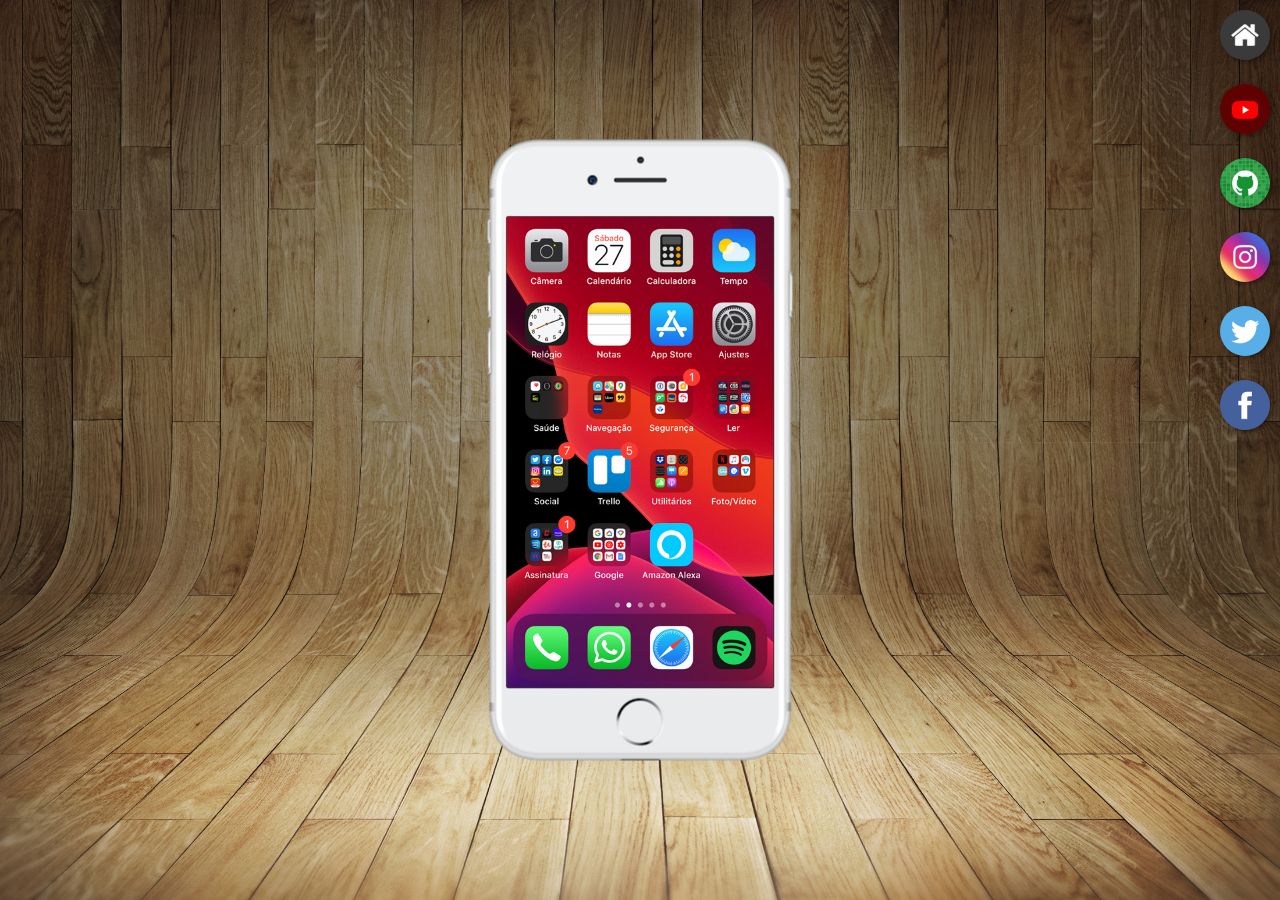
<file: index.html>
<!DOCTYPE html>
<html lang="pt-br">
<head>
    <meta charset="UTF-8">
    <meta name="viewport" content="width=device-width, initial-scale=1.0">
    <title>Projeto Redes Sociais</title>
    <link rel="shortcut icon" href="favicon.ico" type="image/x-icon">
    <link rel="stylesheet" href="estilos/style.css">
</head>
<body>
    <main>
        <section id="telefone">
            <iframe src="home.html" frameborder="0" name="tela" id="tela">
                Seu navegador não é compatível com isso.
            </iframe>
        </section>
        <section id="redes-sociais">
            <a href="home.html" target="tela"><img src="imagens/logo-home.jpg" alt="Home"></a> <br>
            <a href="youtube.html" target="tela"><img src="imagens/logo-youtube.jpg" alt="Youtube"></a> <br>
            <a href="github.html" target="tela"><img src="imagens/logo-github.jpg" alt="GitHub"></a> <br>
            <a href="instagram.html" target="tela"><img src="imagens/logo-instagram.jpg" alt="Instagram"></a> <br>
            <a href="twitter.html" target="tela"><img src="imagens/logo-twitter.jpg" alt="Twitter"></a> <br>
            <a href="facebook.html" target="tela"><img src="imagens/logo-facebook.jpg" alt="Facebook"></a>
        </section>
    </main>
</body>
</html>
</file>
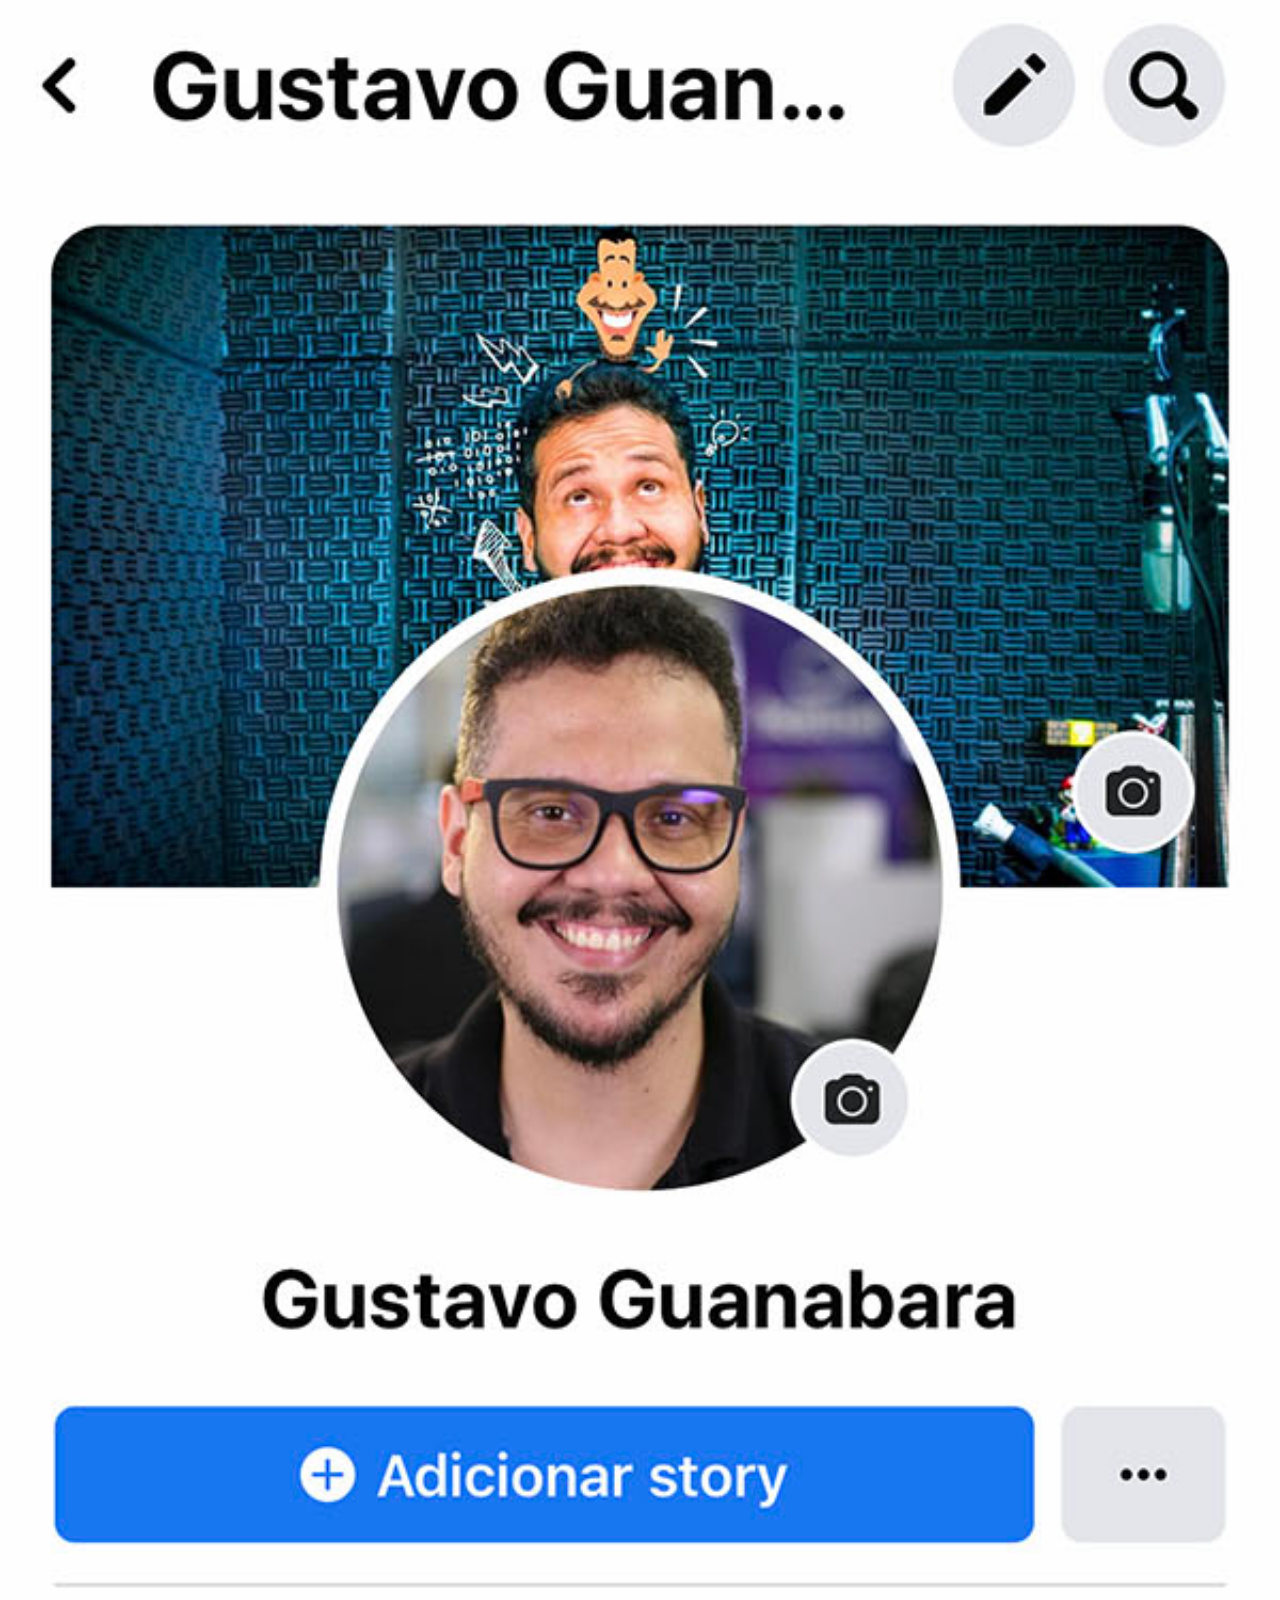
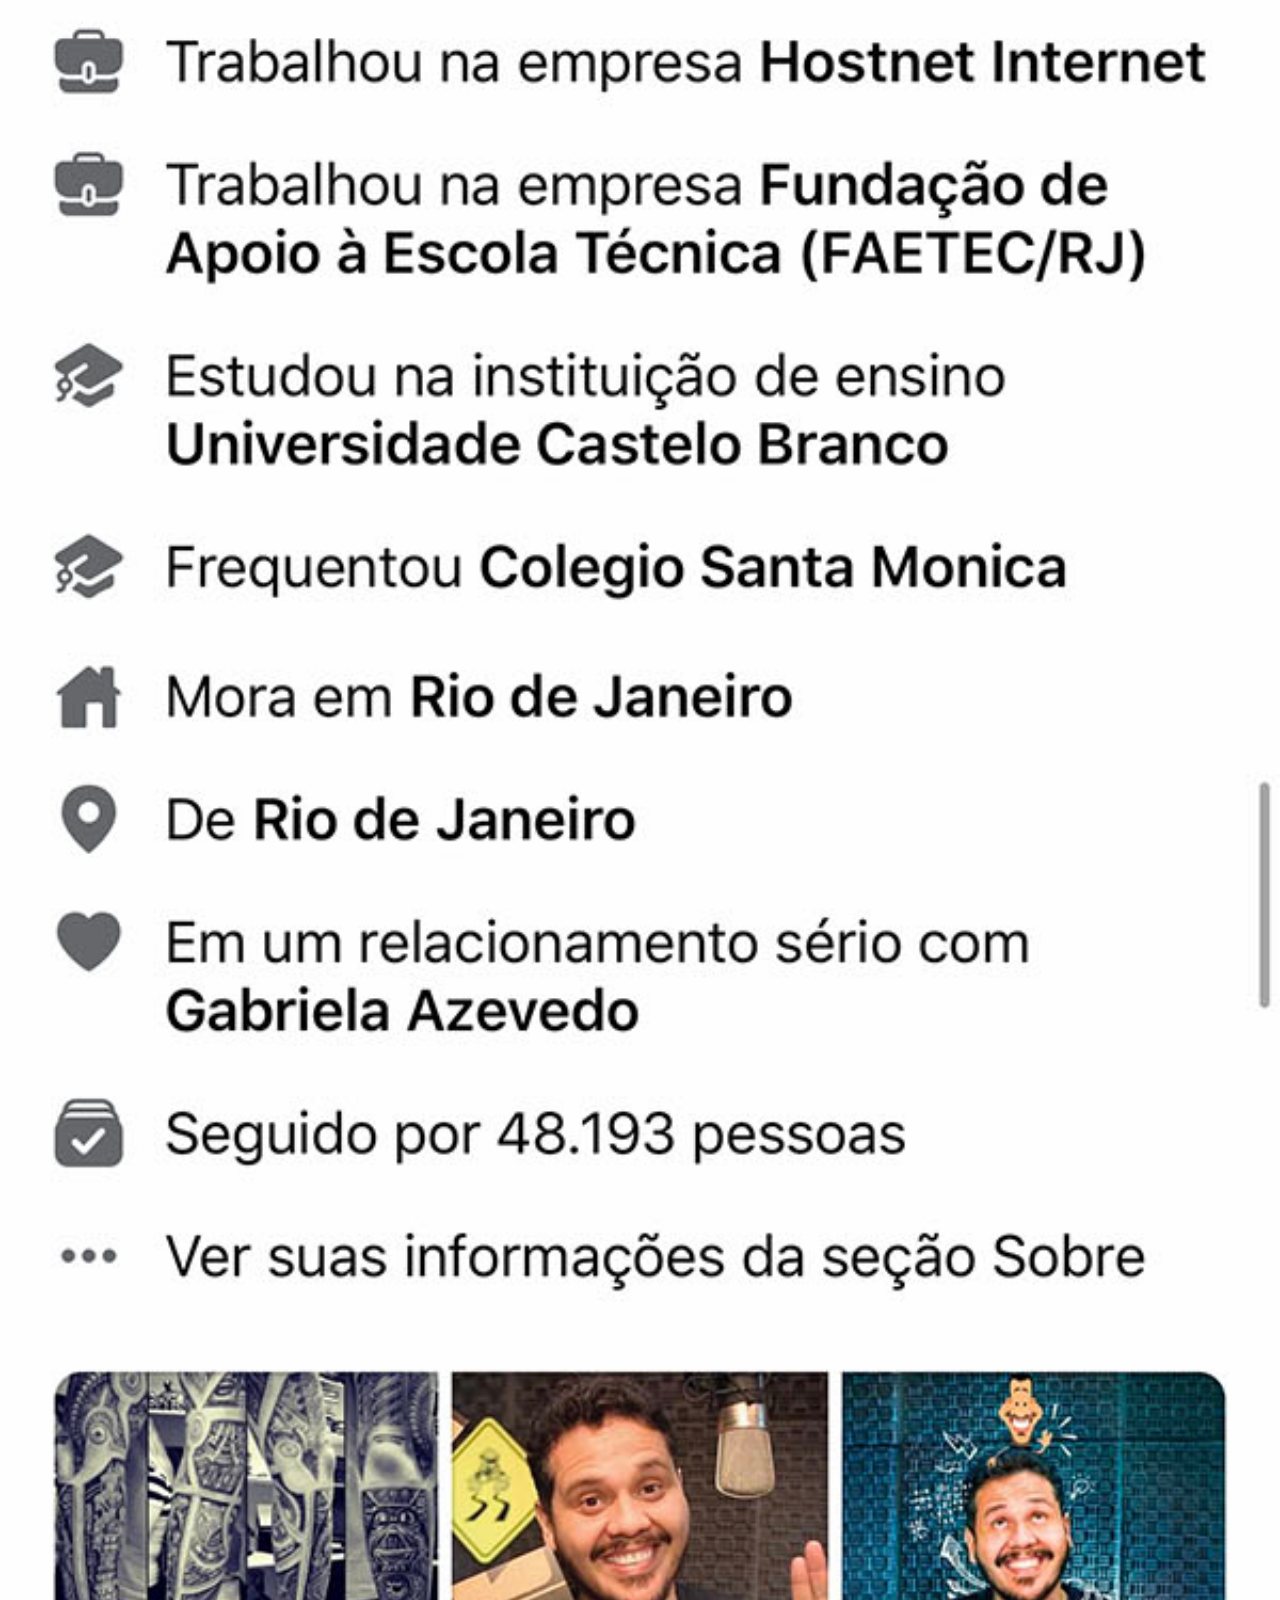
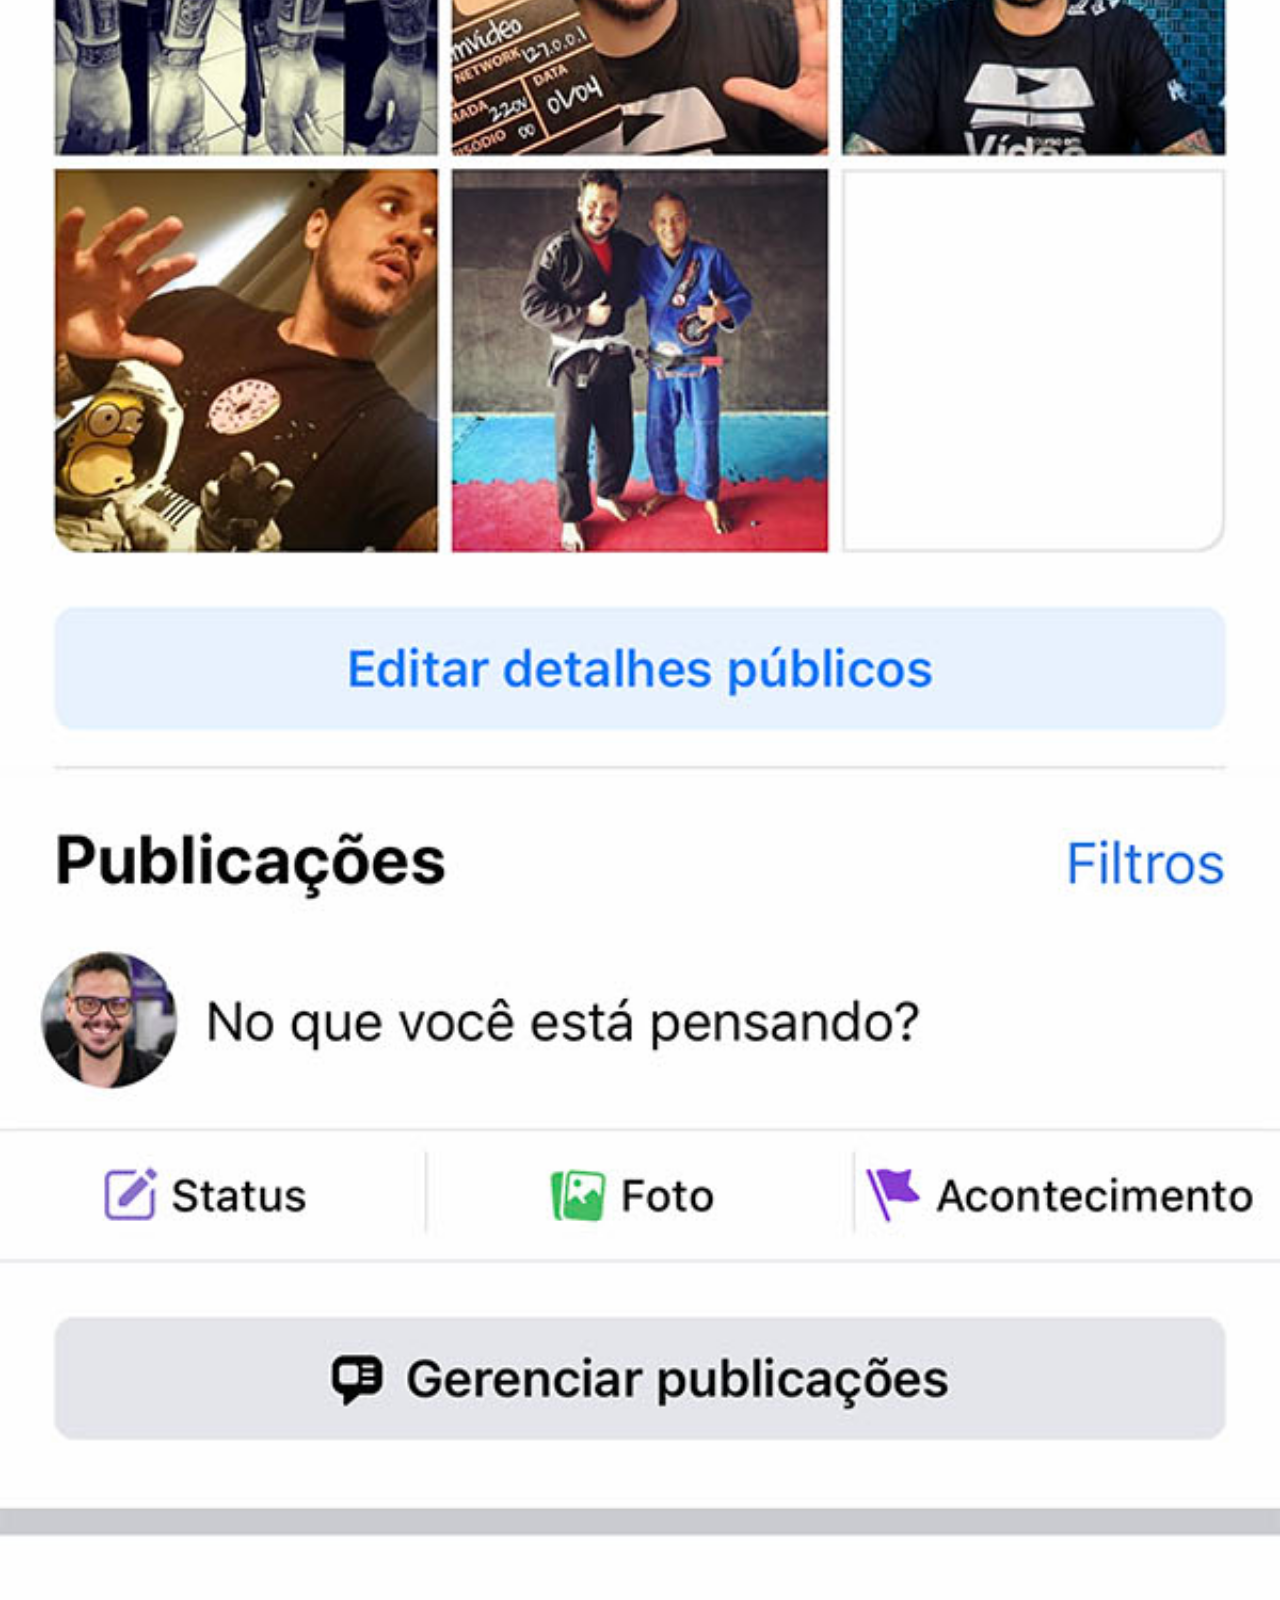
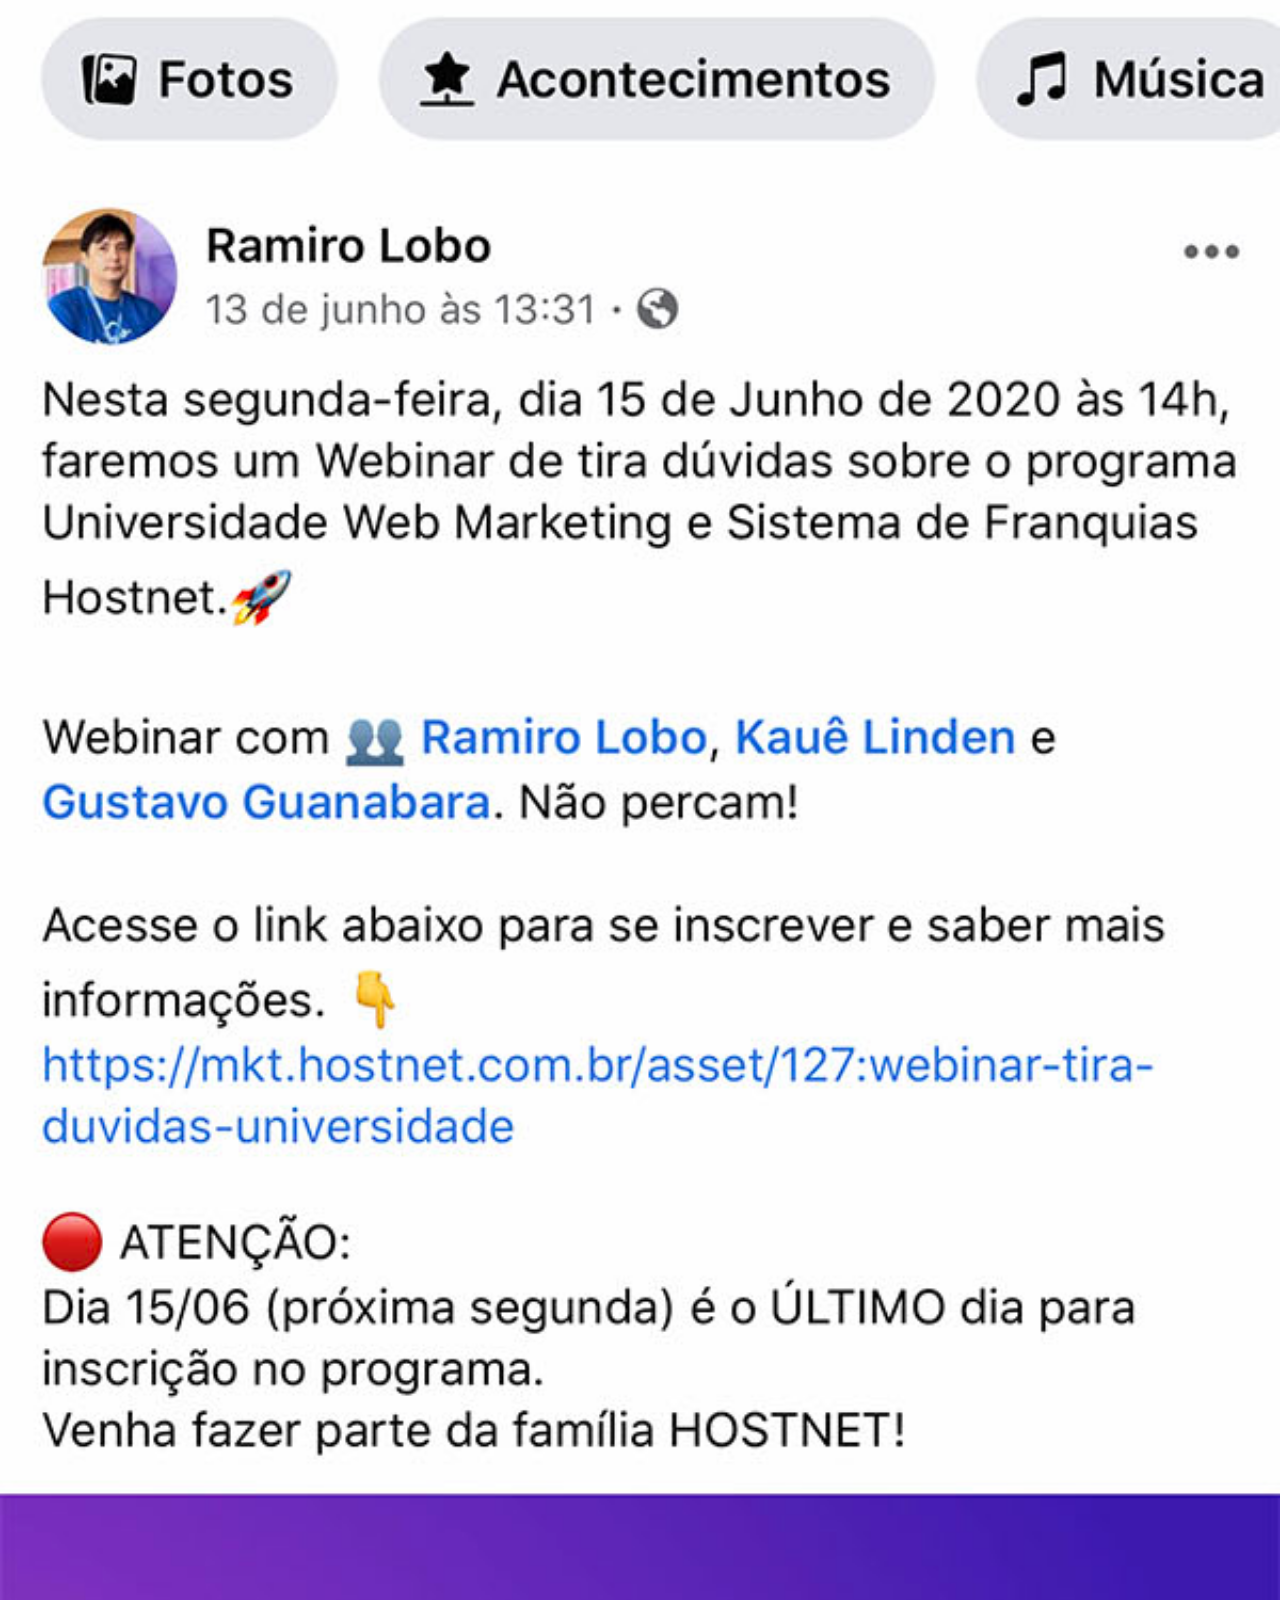
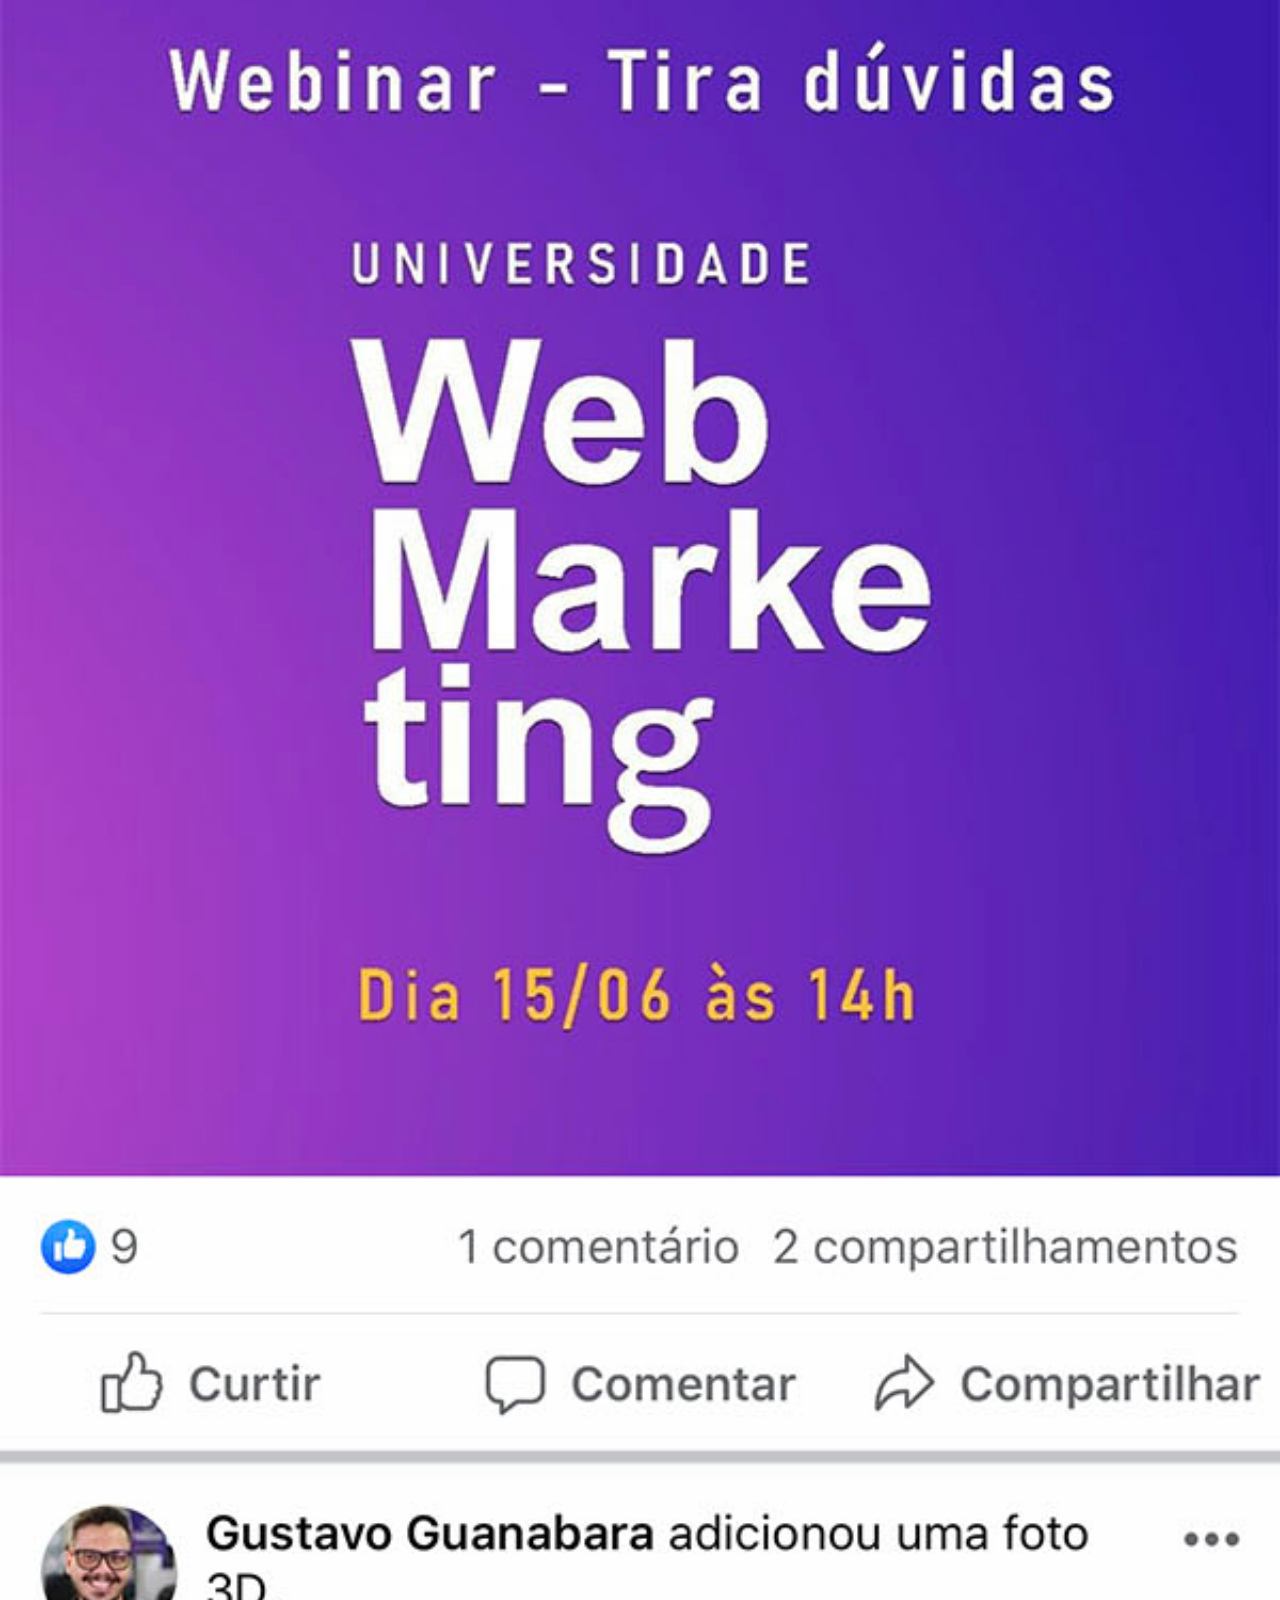
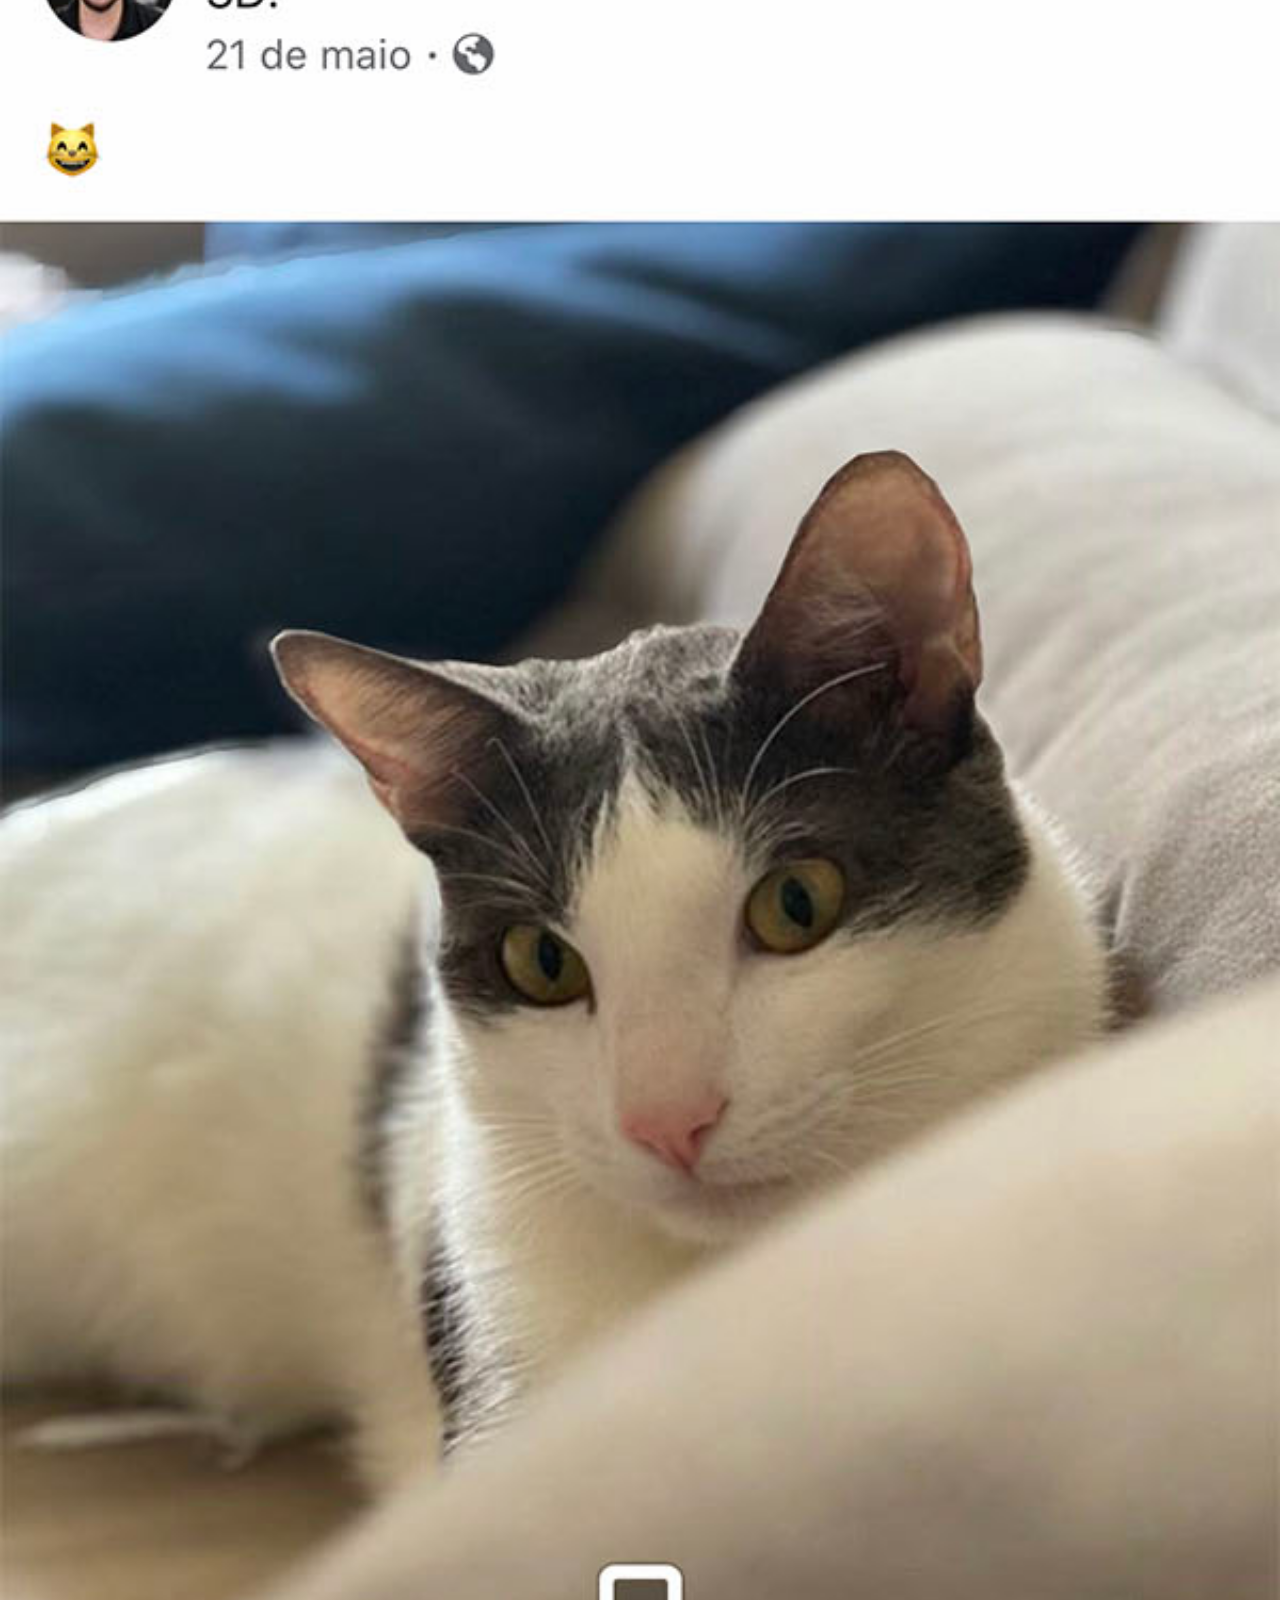
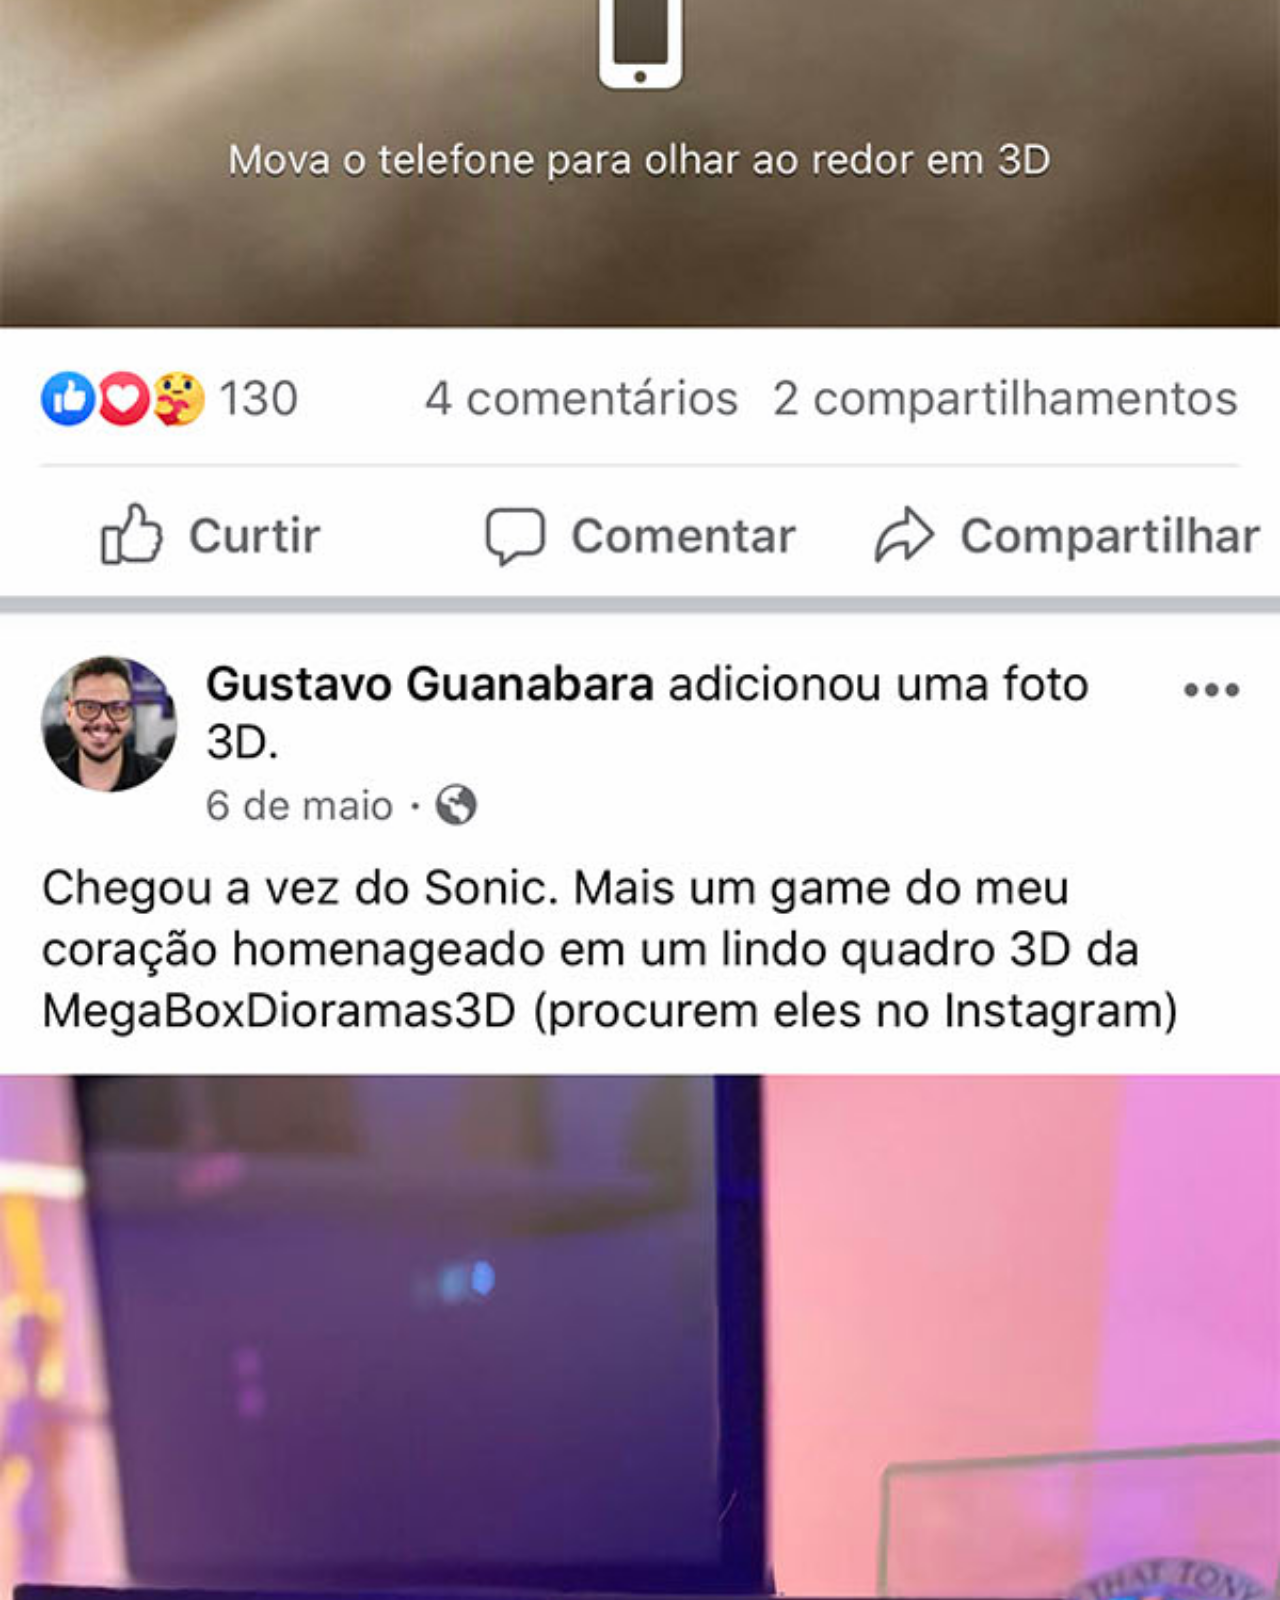
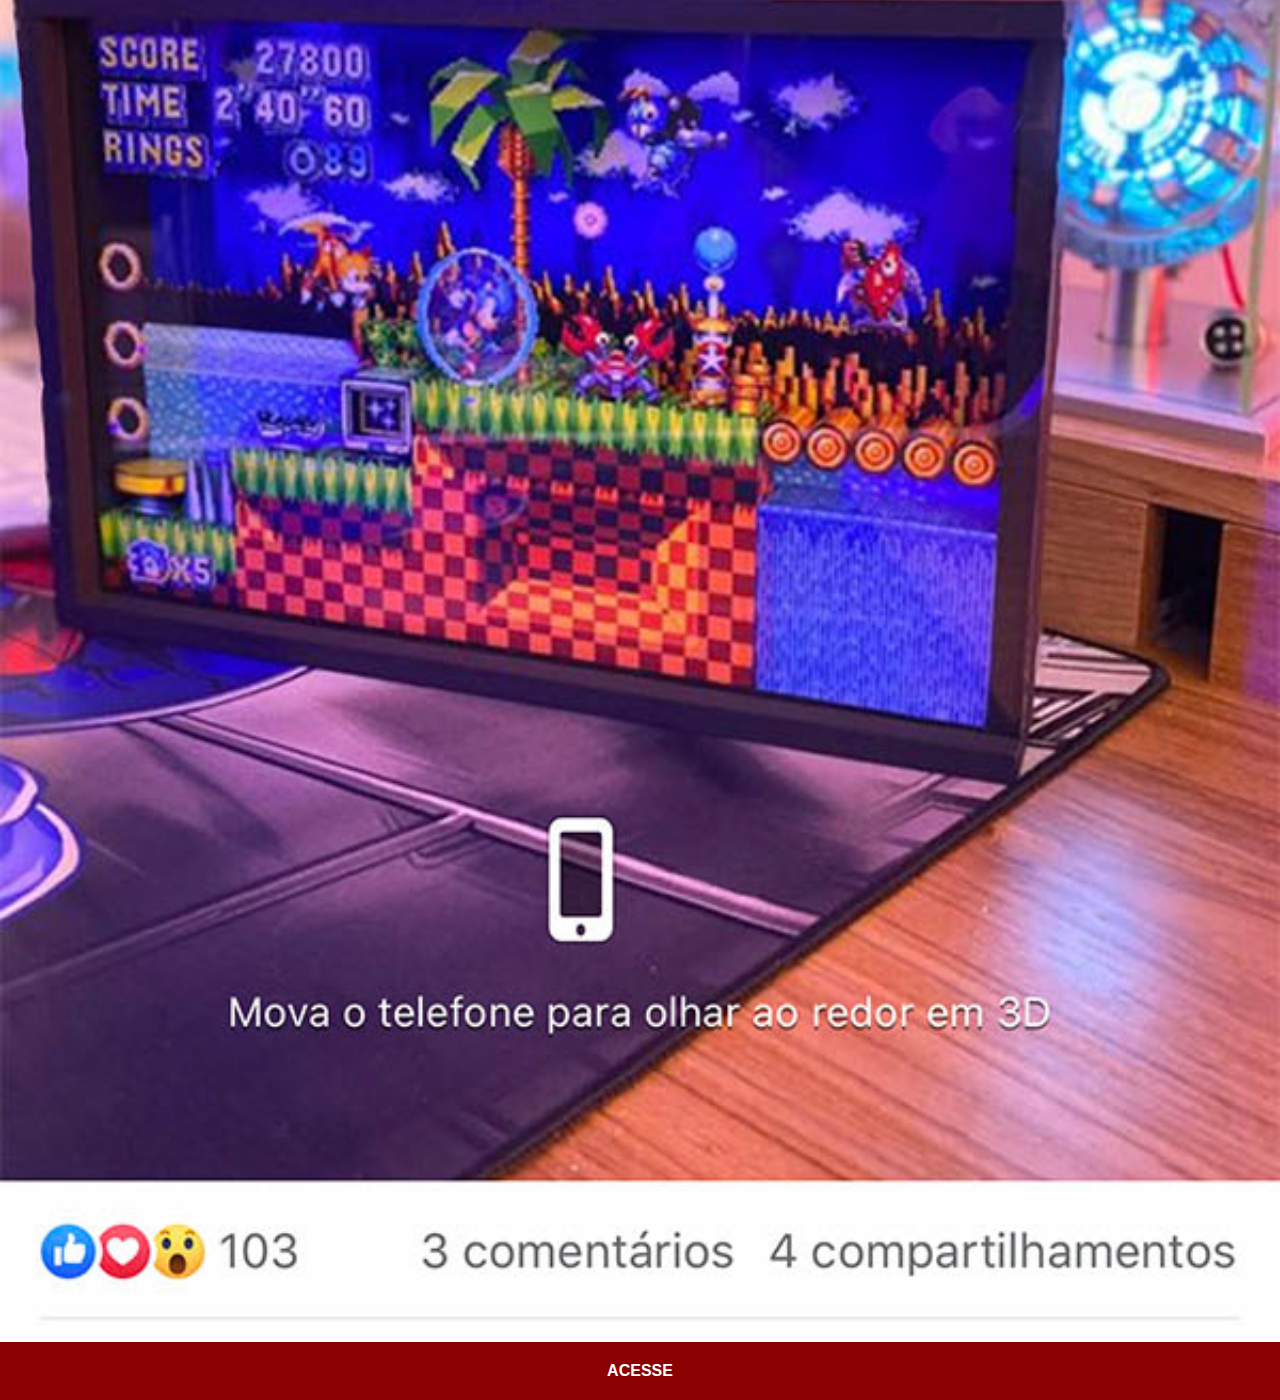
<file: facebook.html>
<!DOCTYPE html>
<html lang="pt-br">
<head>
    <meta charset="UTF-8">
    <meta name="viewport" content="width=device-width, initial-scale=1.0">
    <title>Youtube</title>
    <link rel="stylesheet" href="estilos/social.css">
</head>
<body>
    <img src="imagens/tela-facebook.jpg" alt="Facebook">
    <a href="https://www.facebook.com/gustavoguanabara/?locale=pt_BR" target="_blank">ACESSE</a>
</body>
</html>
</file>
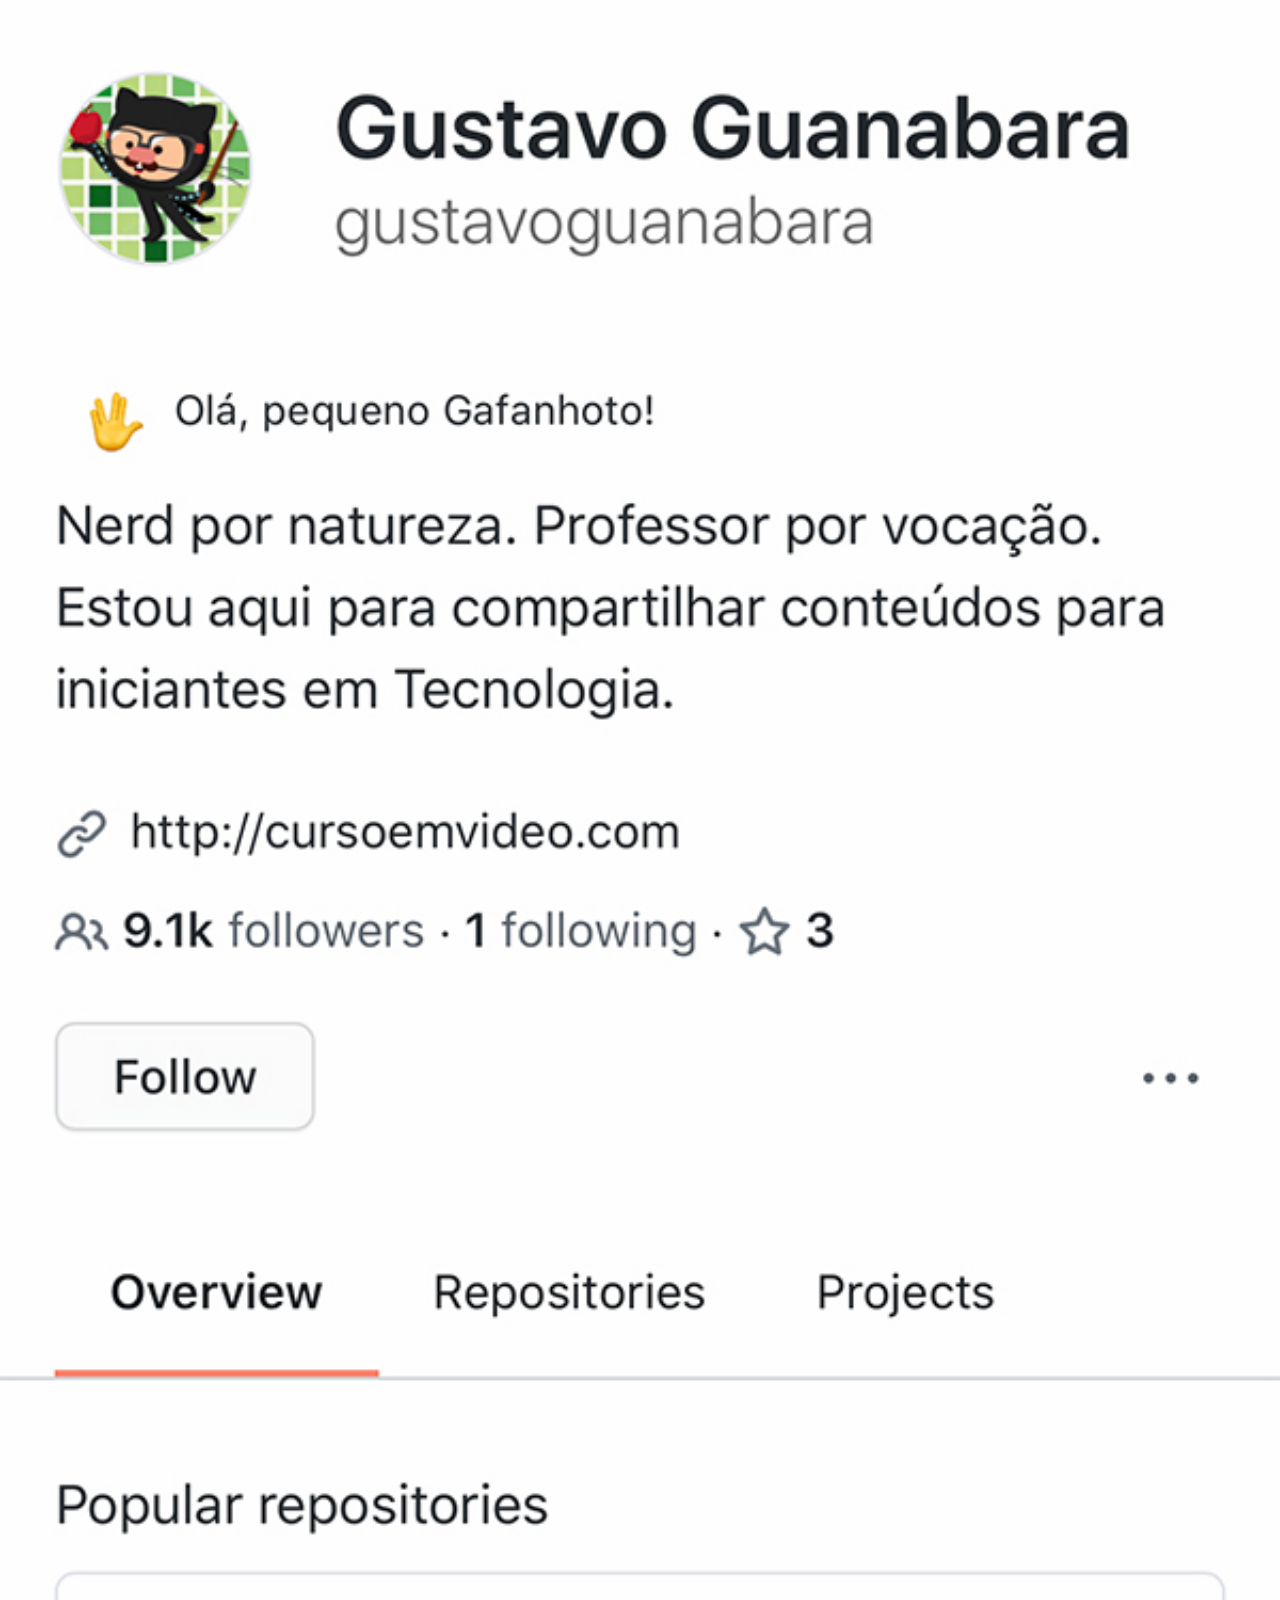
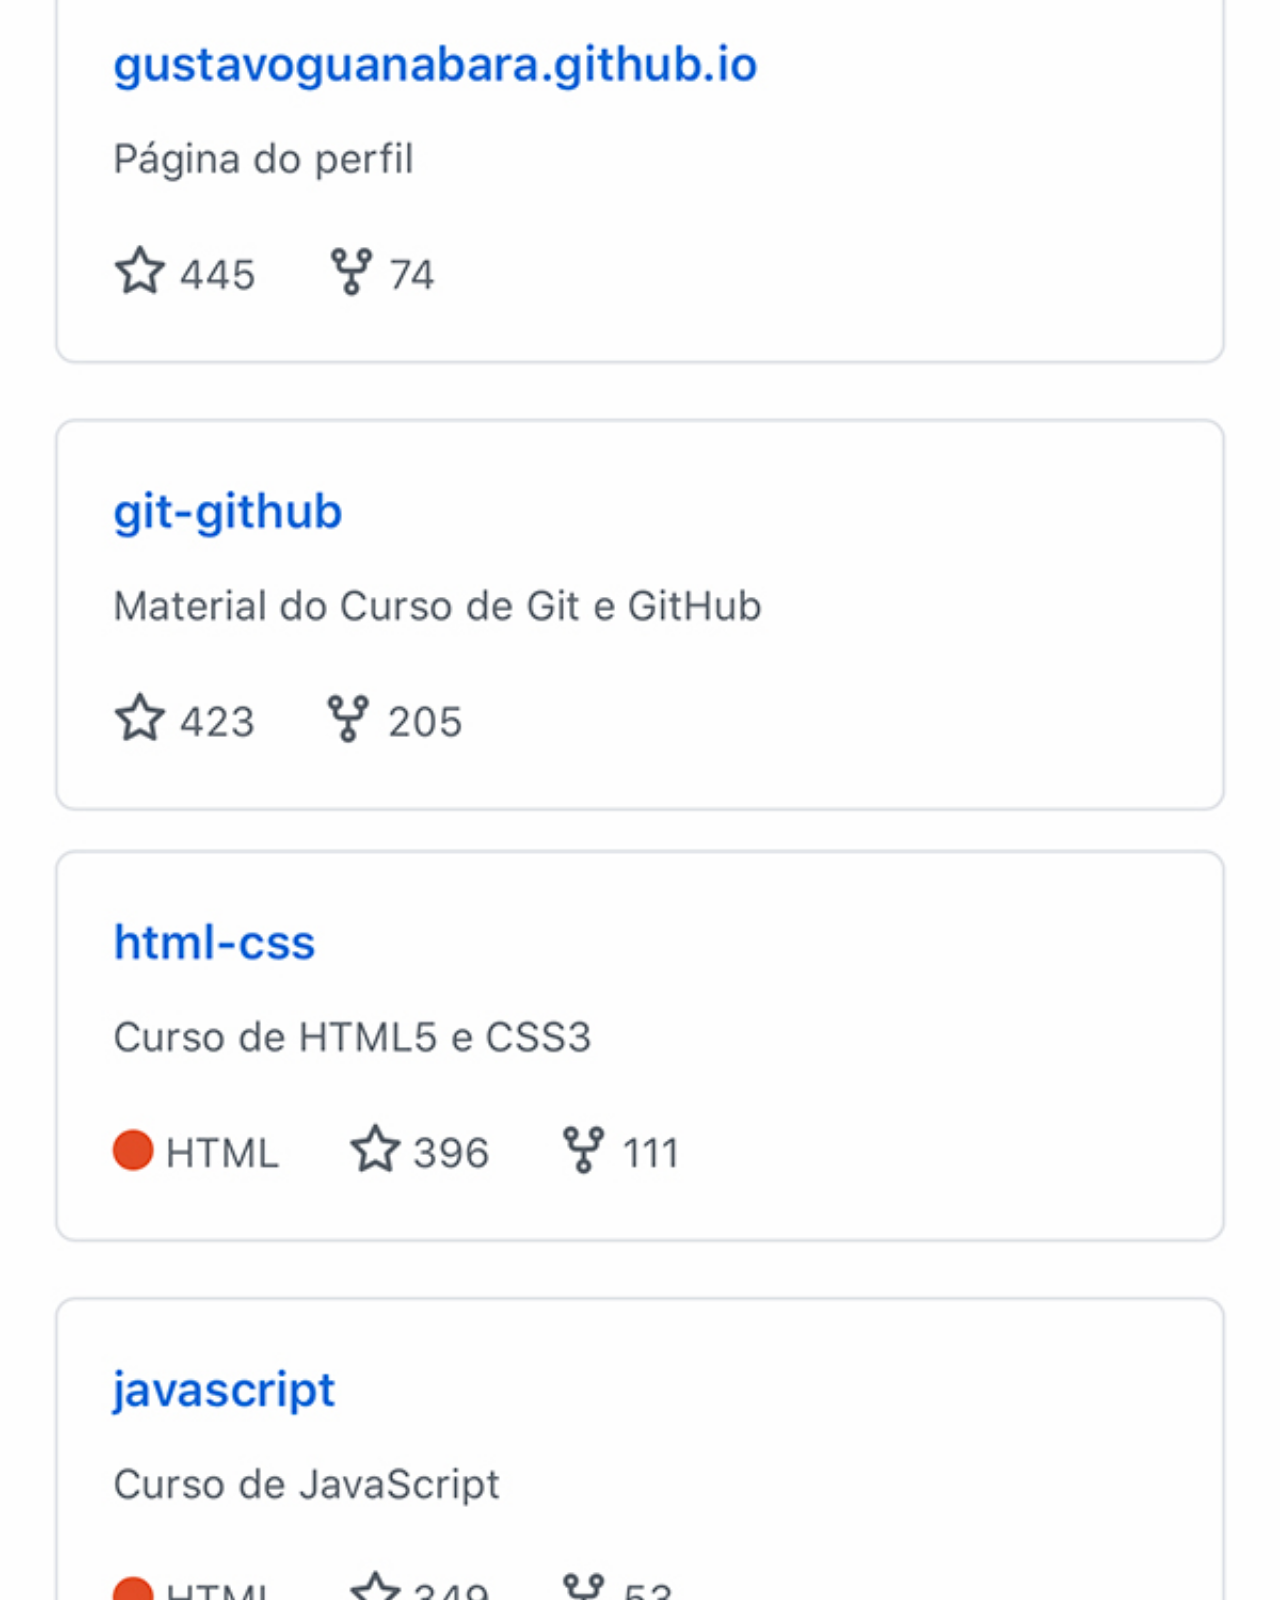
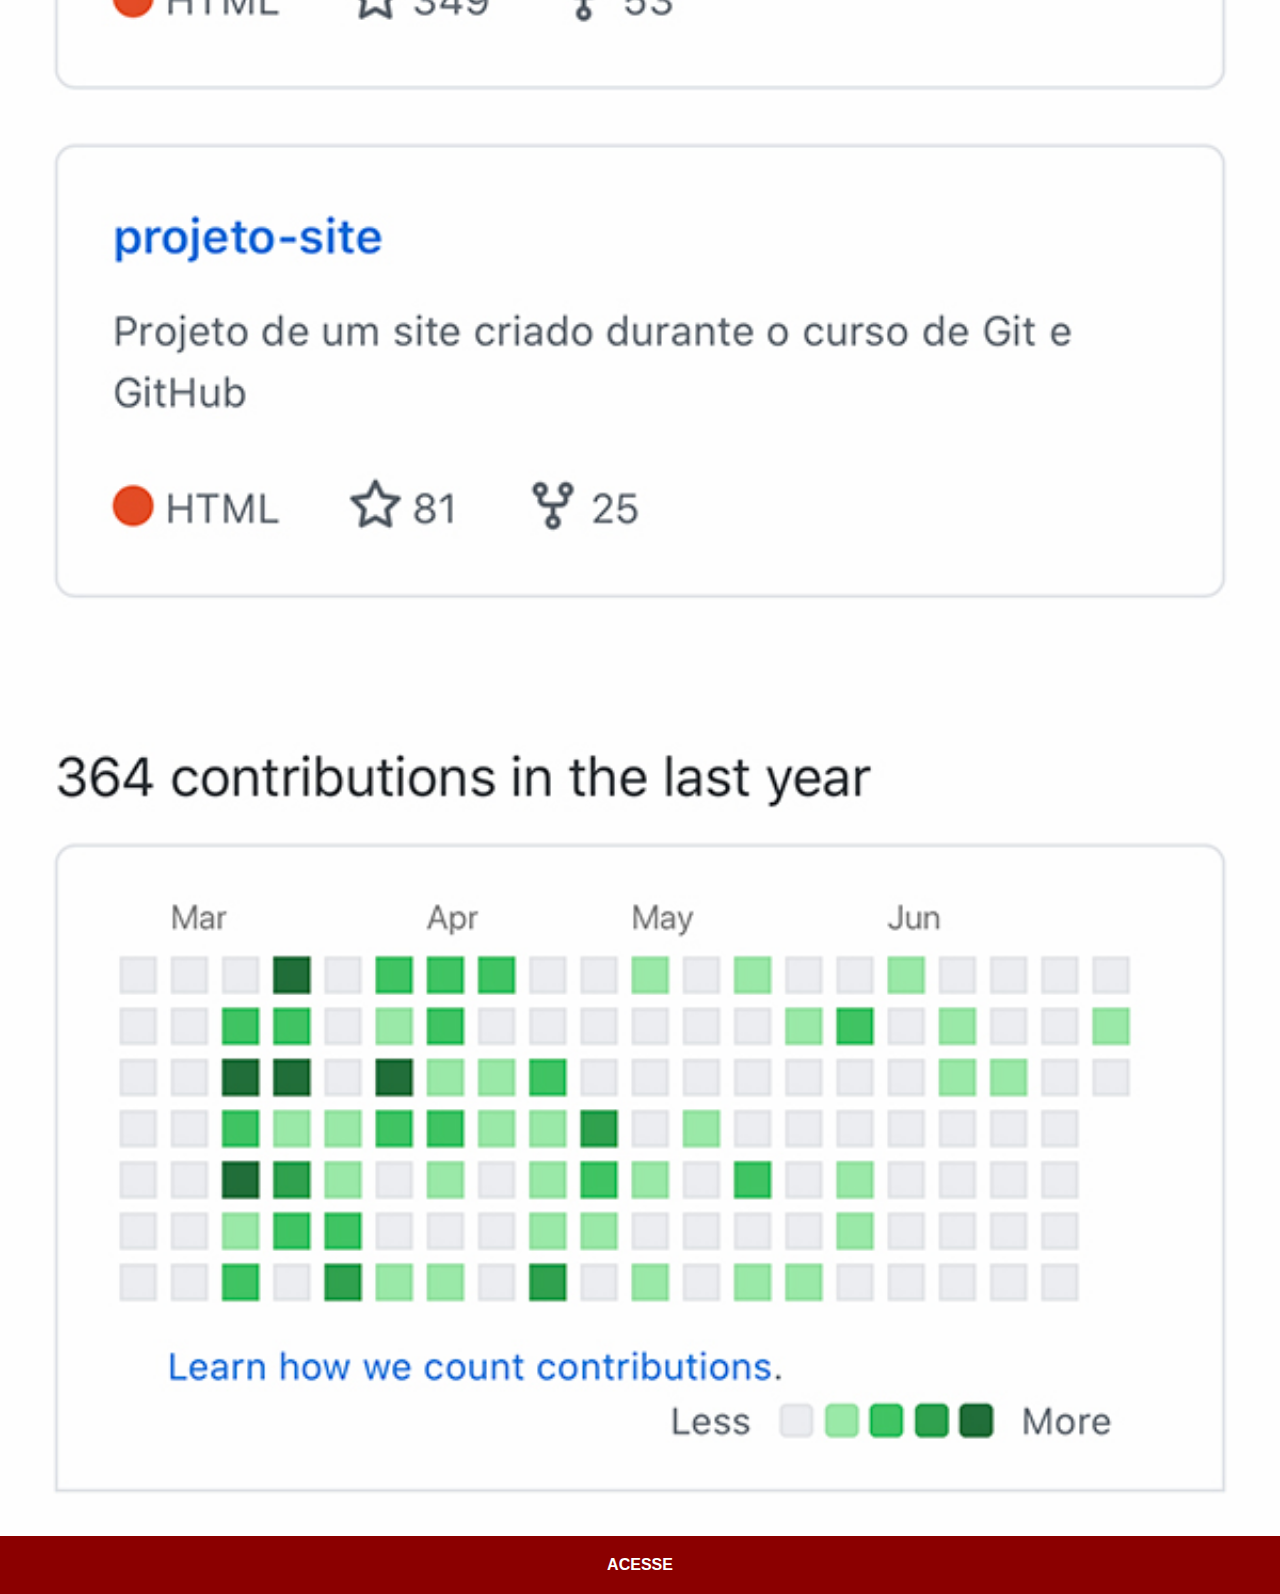
<file: github.html>
<!DOCTYPE html>
<html lang="pt-br">
<head>
    <meta charset="UTF-8">
    <meta name="viewport" content="width=device-width, initial-scale=1.0">
    <title>GitHub</title>
    <link rel="stylesheet" href="estilos/social.css">
</head>
<body>
    <img src="imagens/tela-github.jpg" alt="GitHub">
    <a href="https://github.com/professorguanabara/" target="_blank">ACESSE</a>
</body>
</html>
</file>
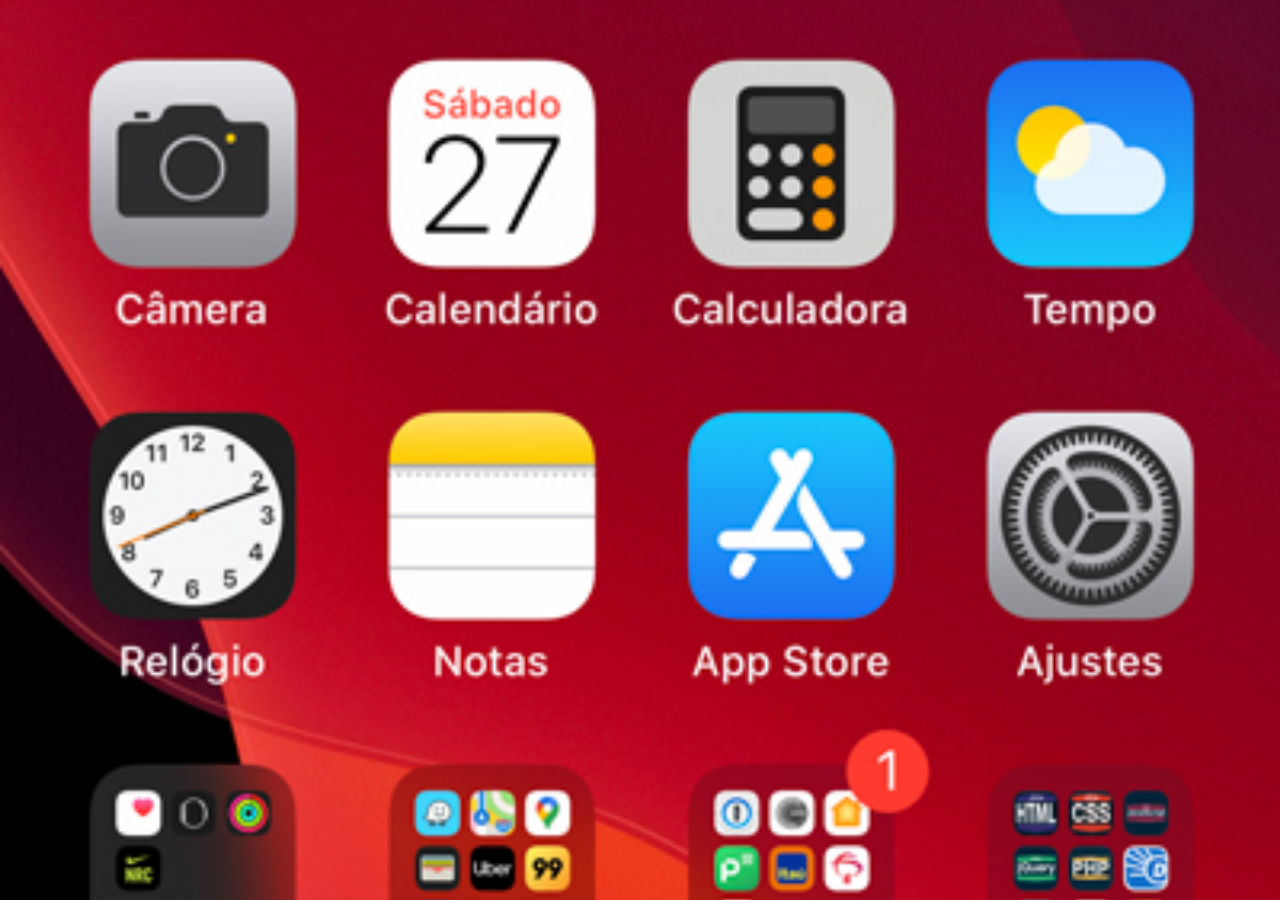
<file: home.html>
<!DOCTYPE html>
<html lang="pt-br">
<head>
    <meta charset="UTF-8">
    <meta name="viewport" content="width=device-width, initial-scale=1.0">
    <title>Home</title>
    <style>
        * {
            margin: 0px;
            padding: 0px;
        }

        body {
            width: 100vw;
            height: 100vh;
            background: black url('imagens/tela-home.jpg') no-repeat top center;
            background-size: cover;
        }
    </style>
</head>
<body>
    
</body>
</html>
</file>
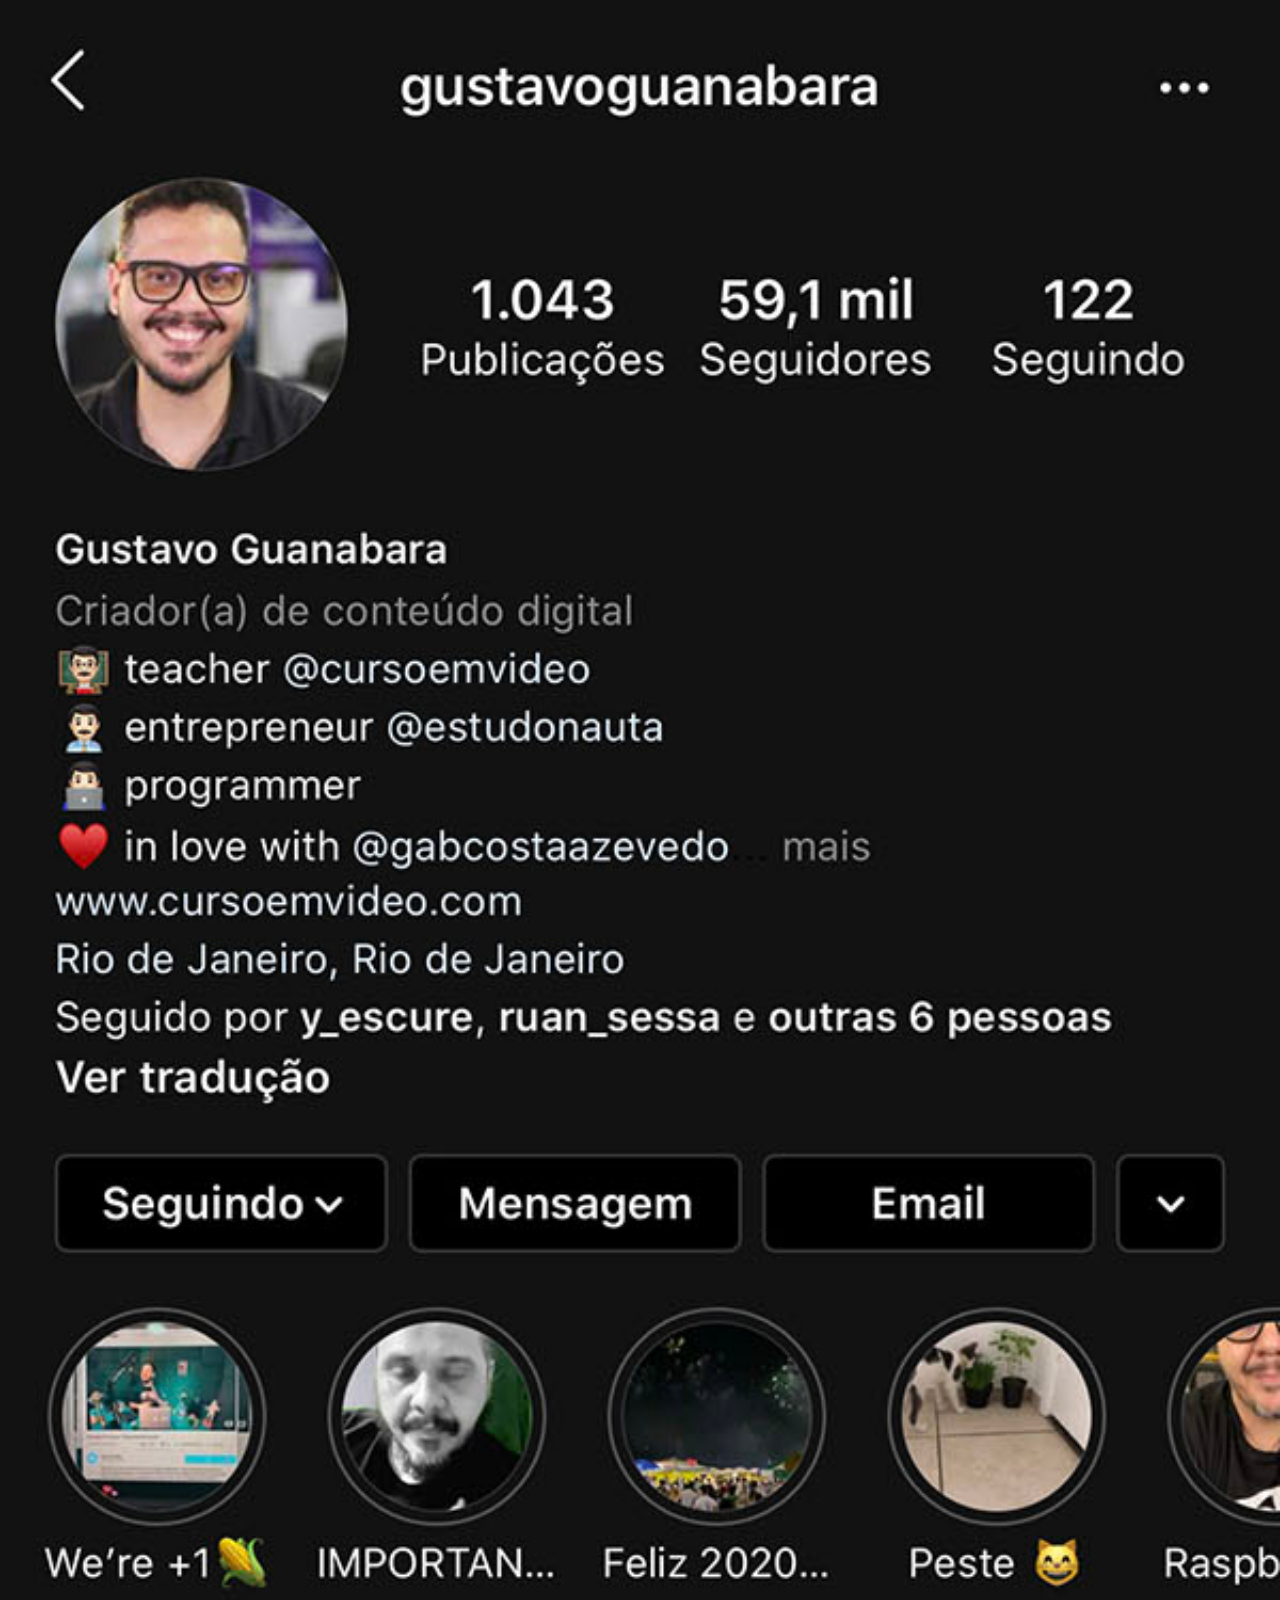
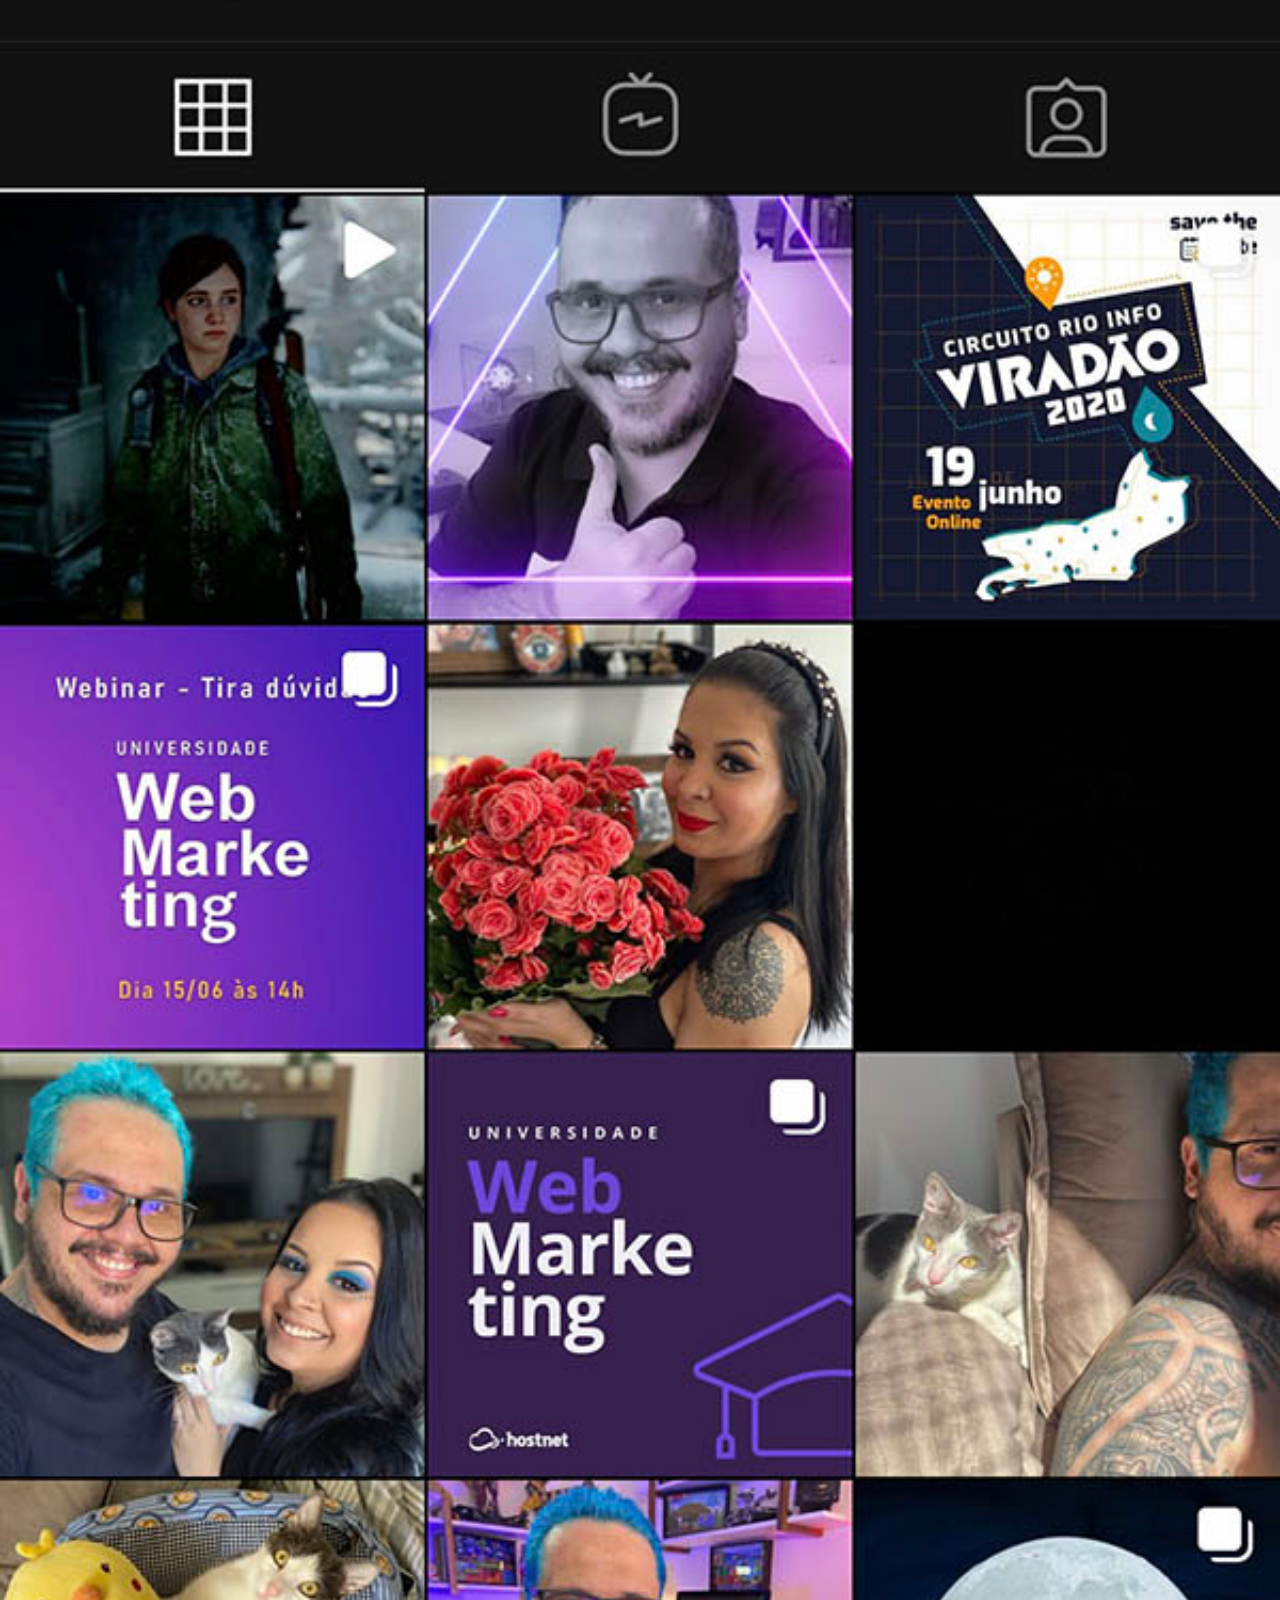
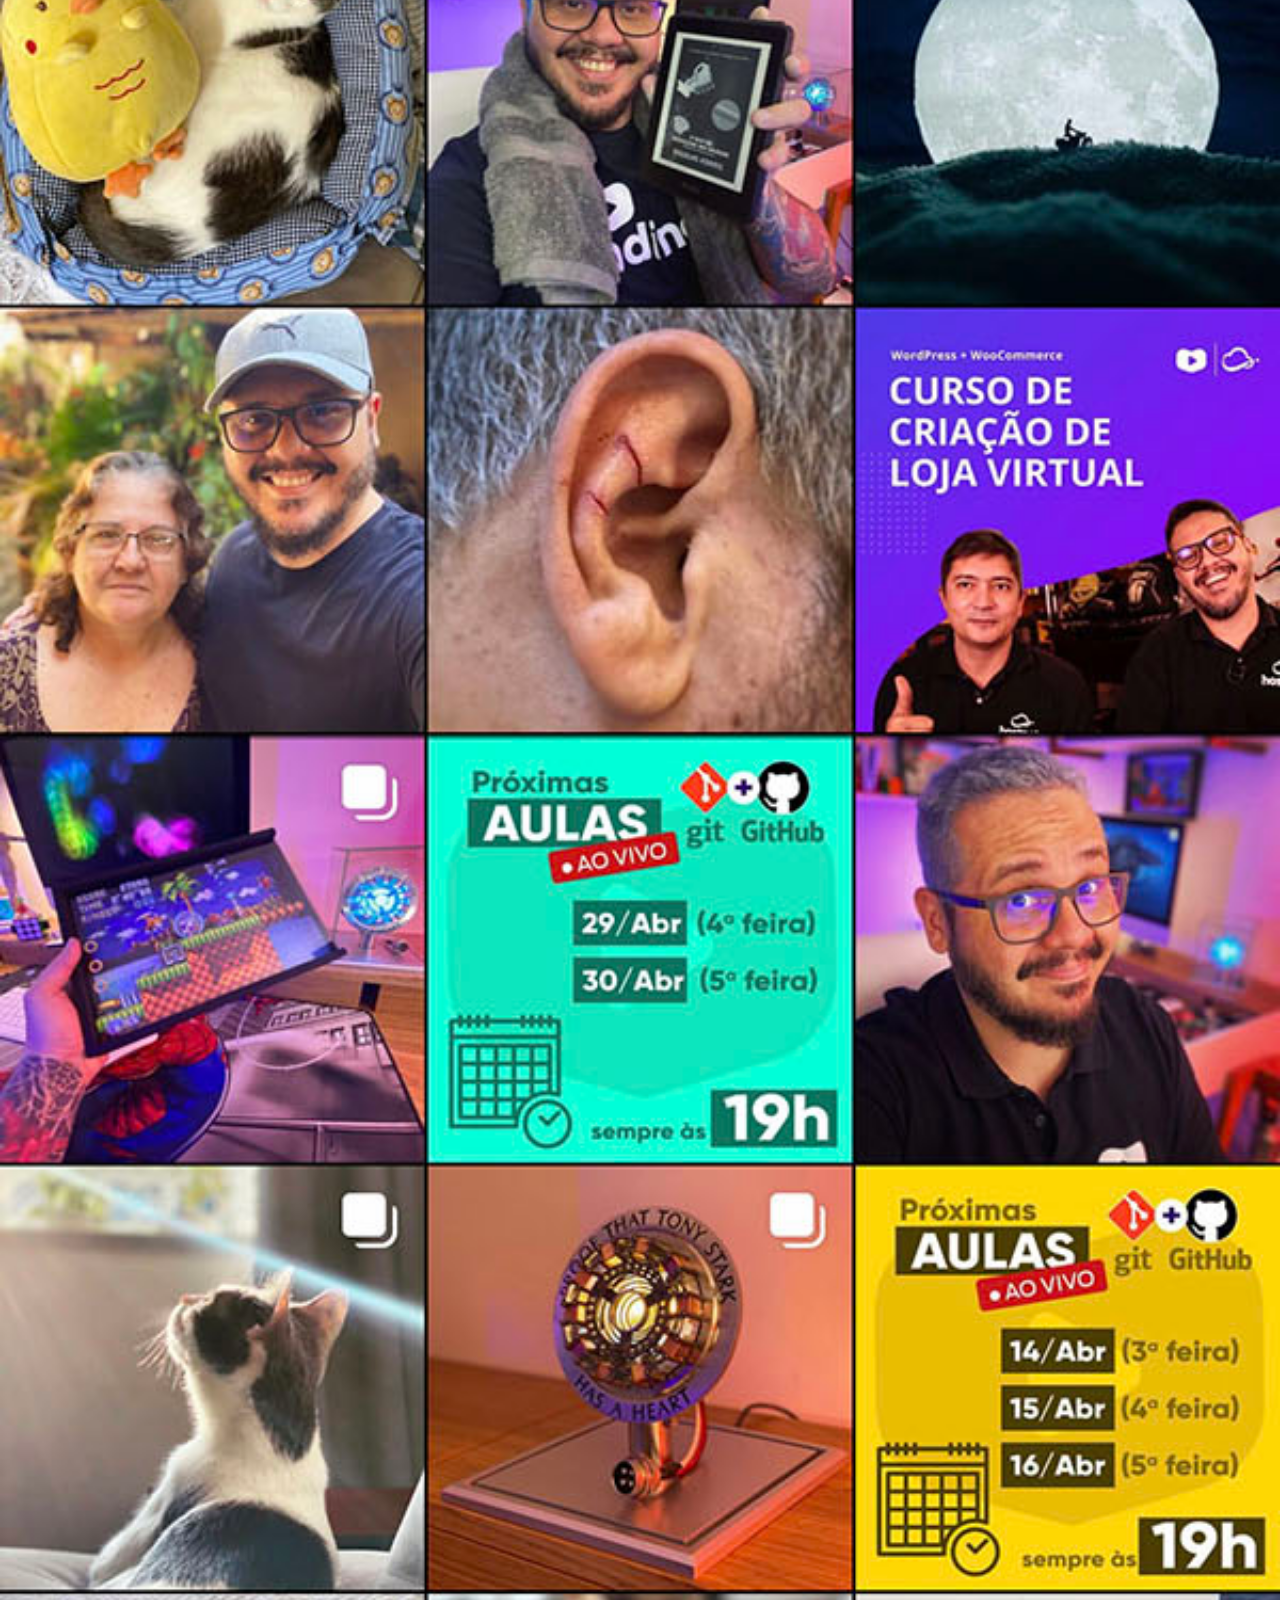
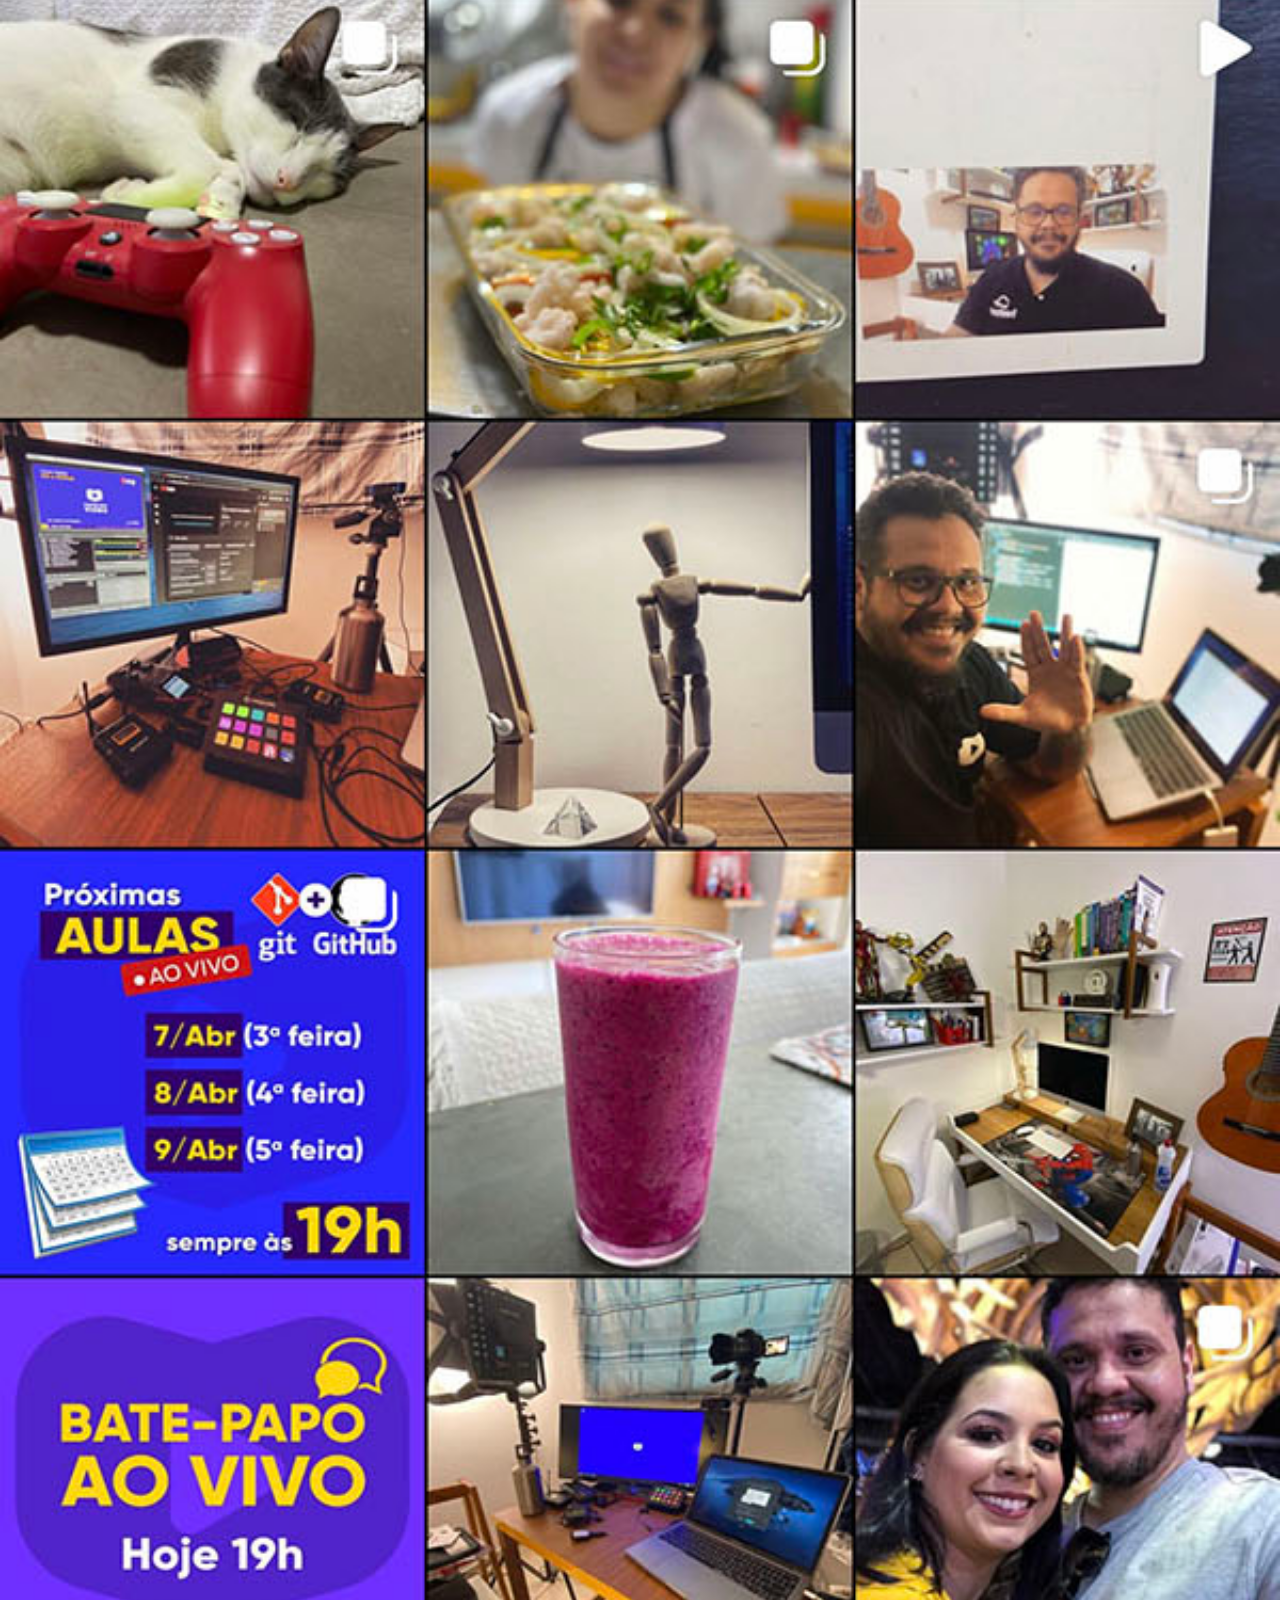
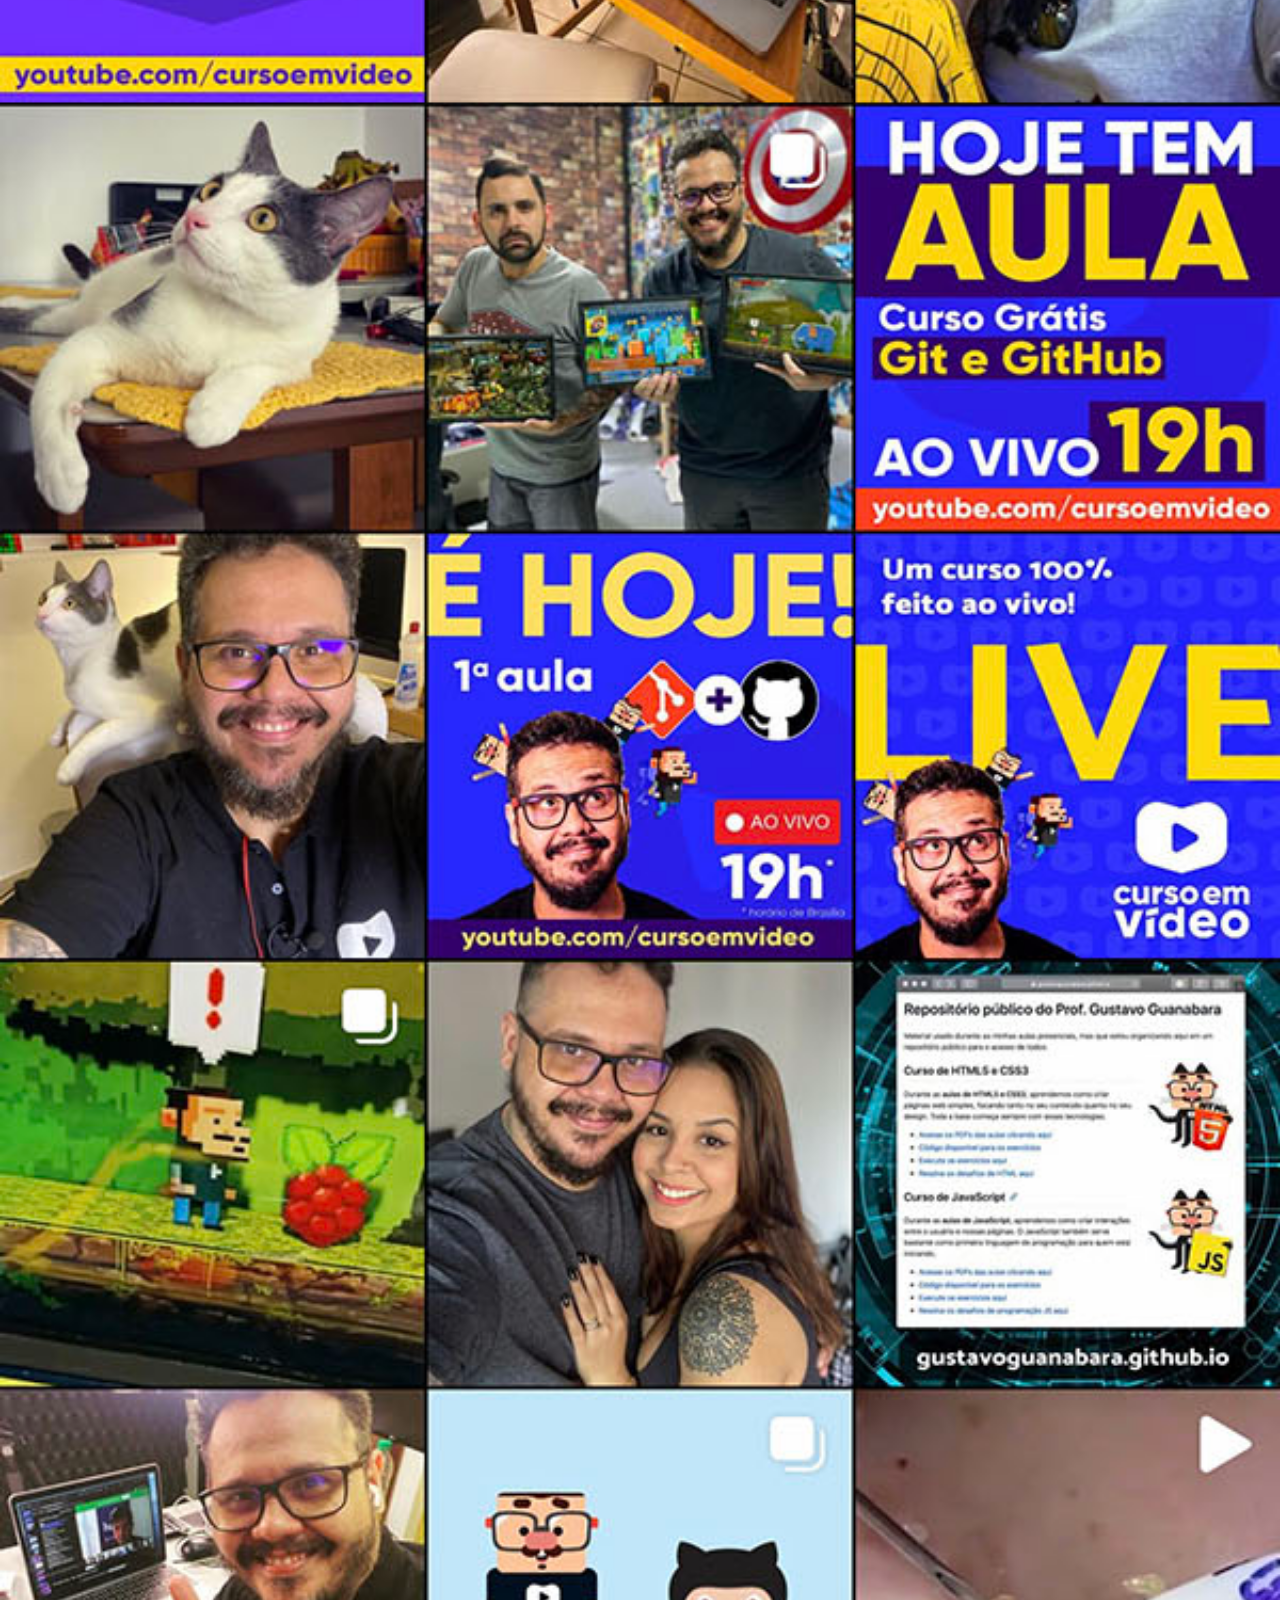
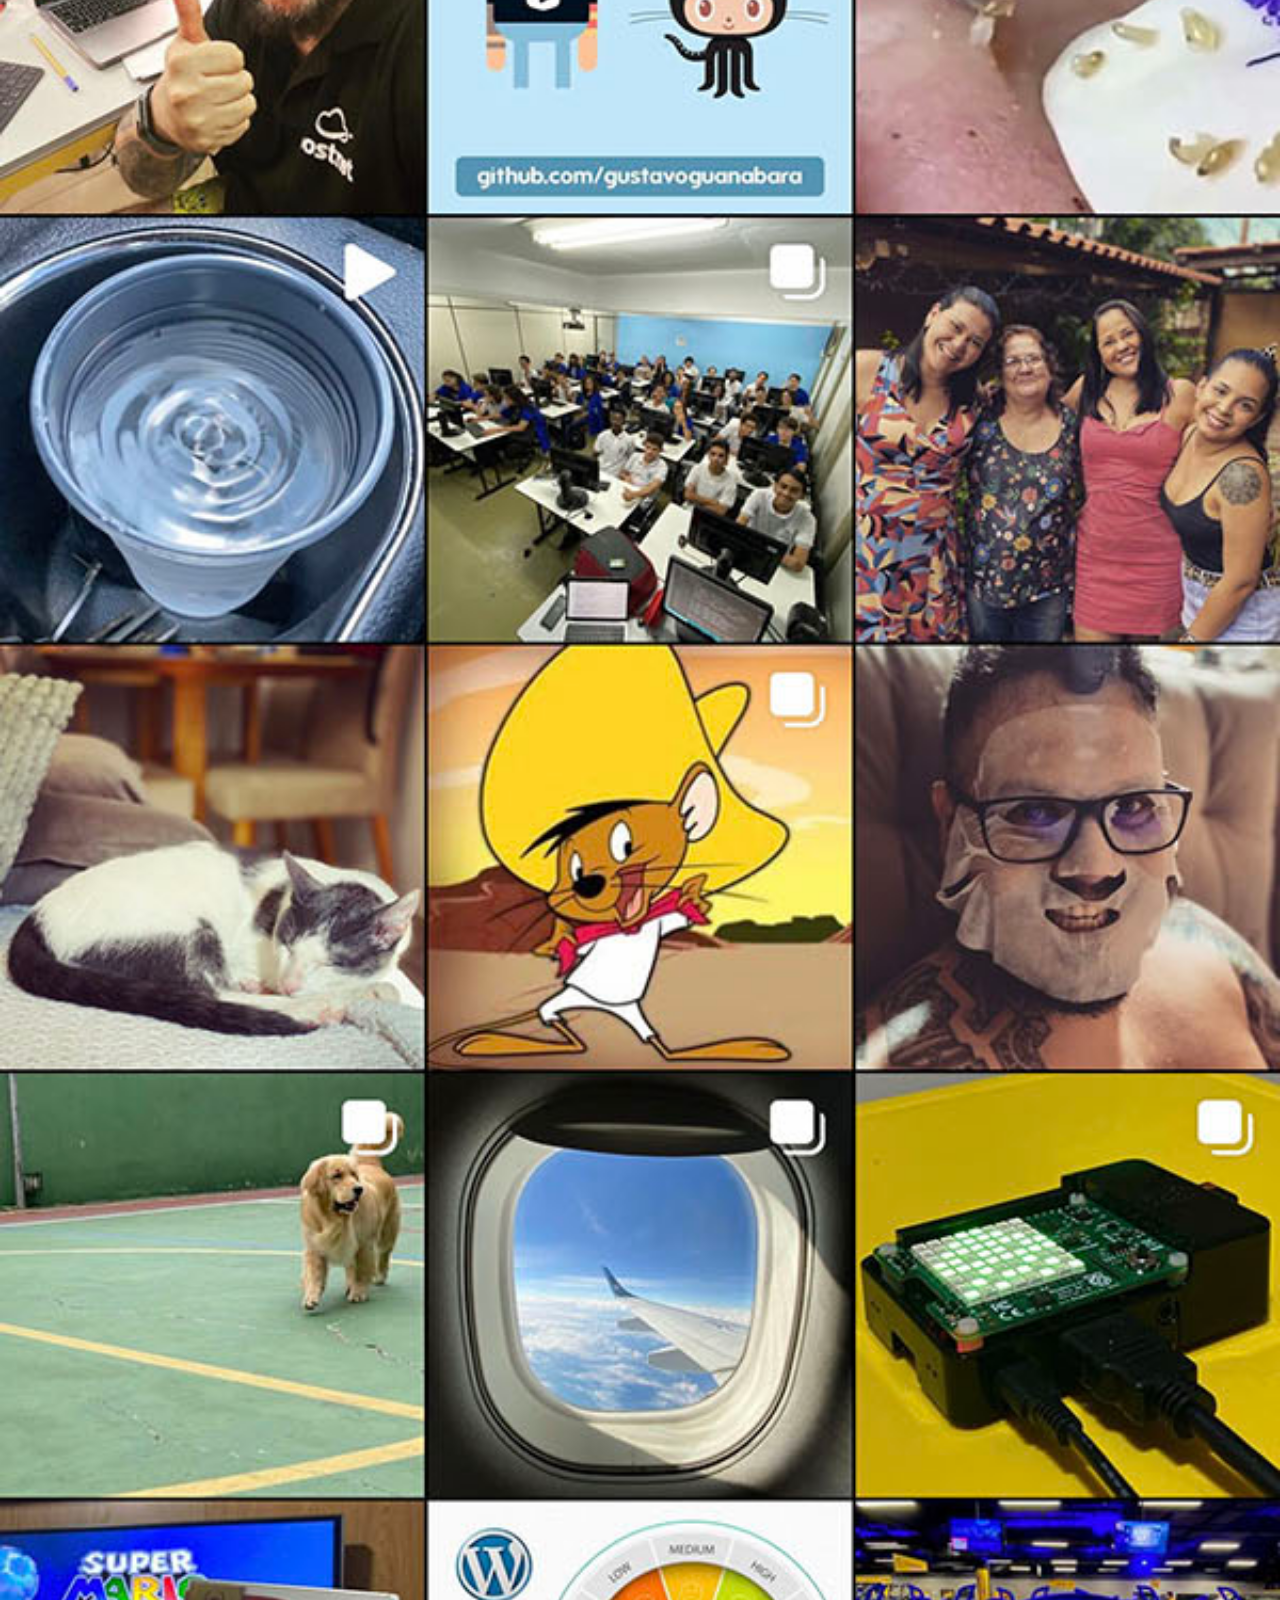
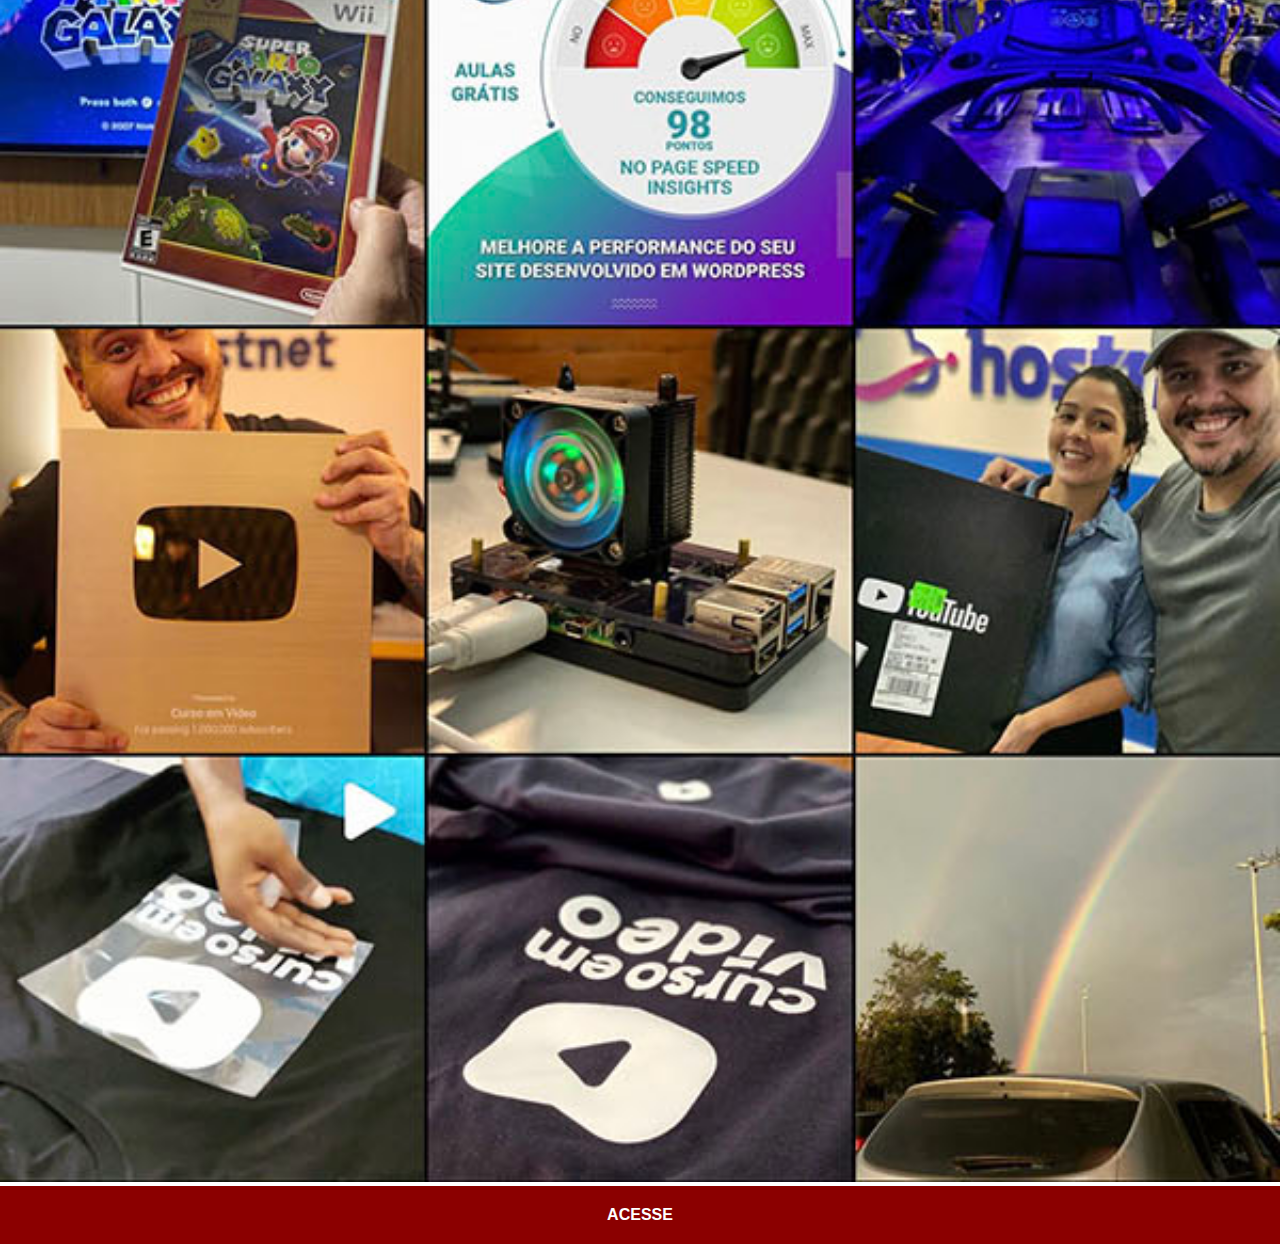
<file: instagram.html>
<!DOCTYPE html>
<html lang="pt-br">
<head>
    <meta charset="UTF-8">
    <meta name="viewport" content="width=device-width, initial-scale=1.0">
    <title>Youtube</title>
    <link rel="stylesheet" href="estilos/social.css">
</head>
<body>
    <img src="imagens/tela-instagram.jpg" alt="Instagram">
    <a href="https://www.instagram.com/gustavoguanabara/" target="_blank">ACESSE</a>
</body>
</html>
</file>
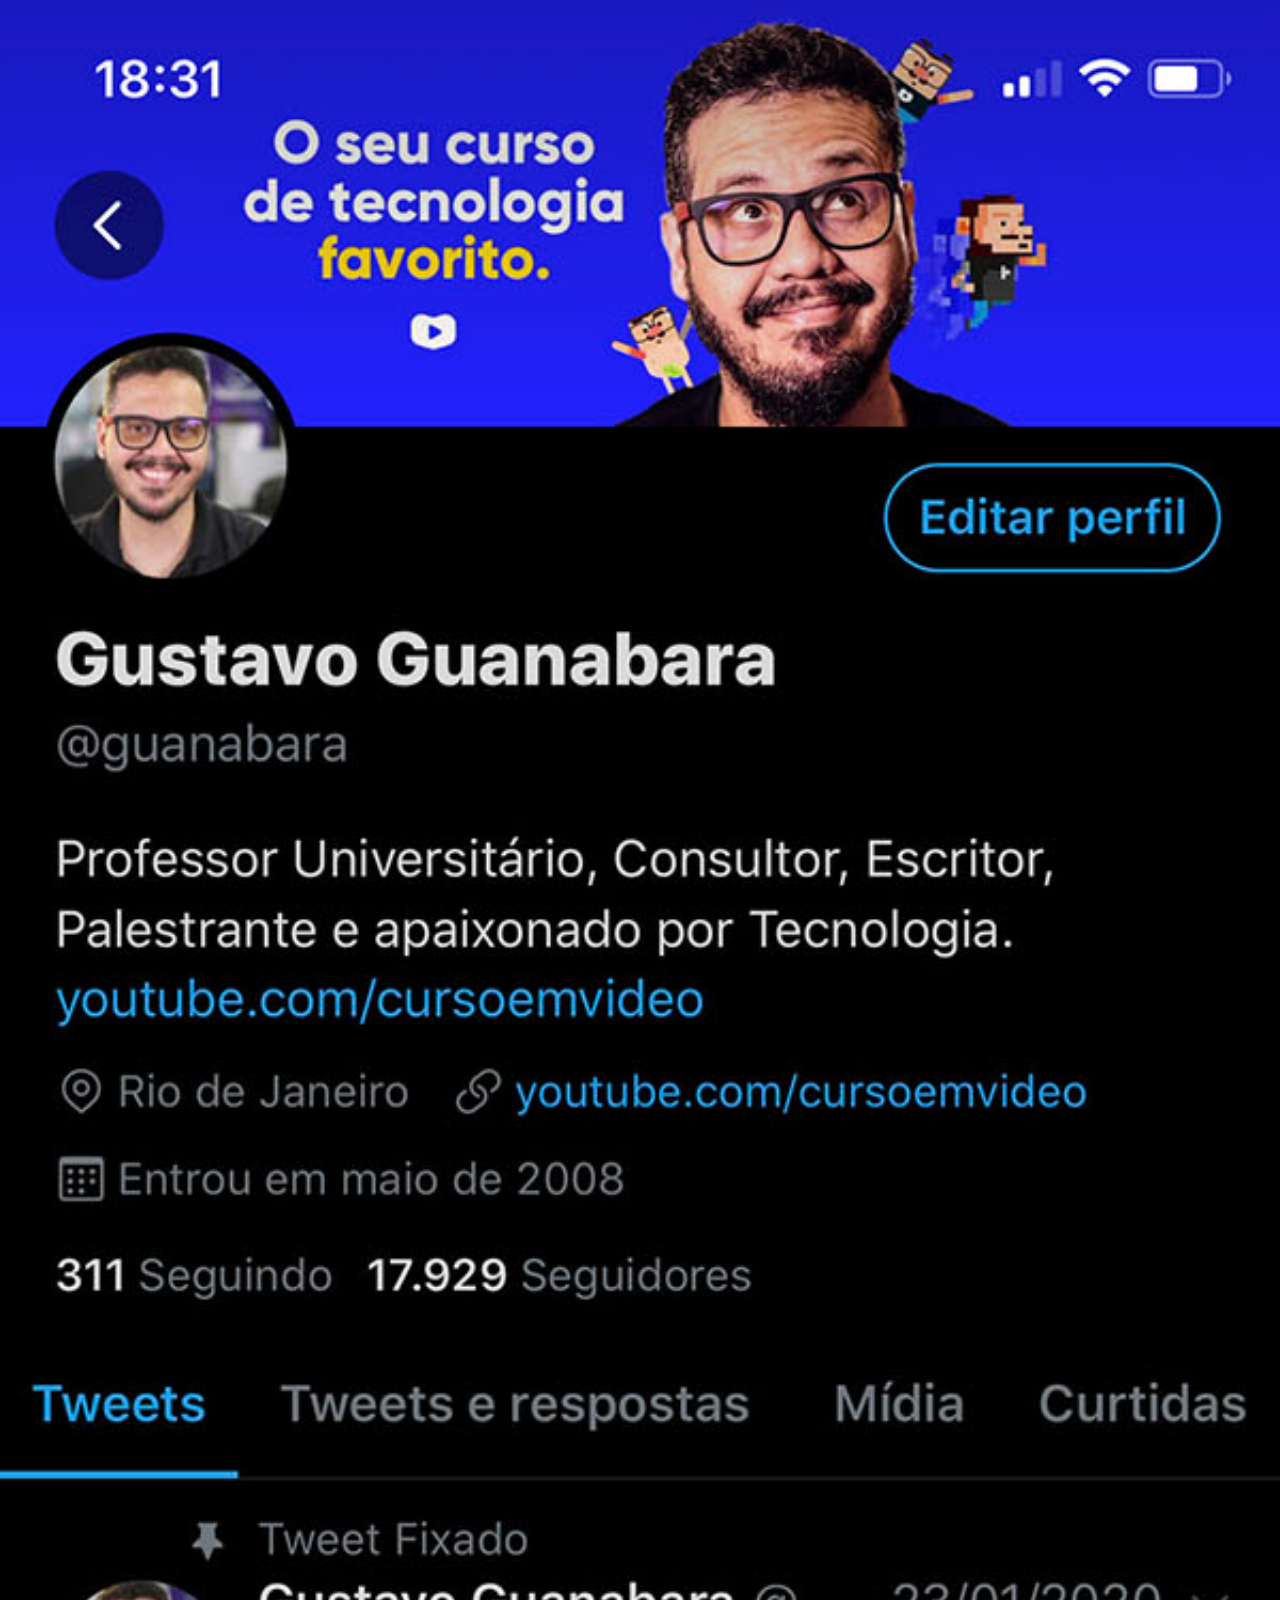
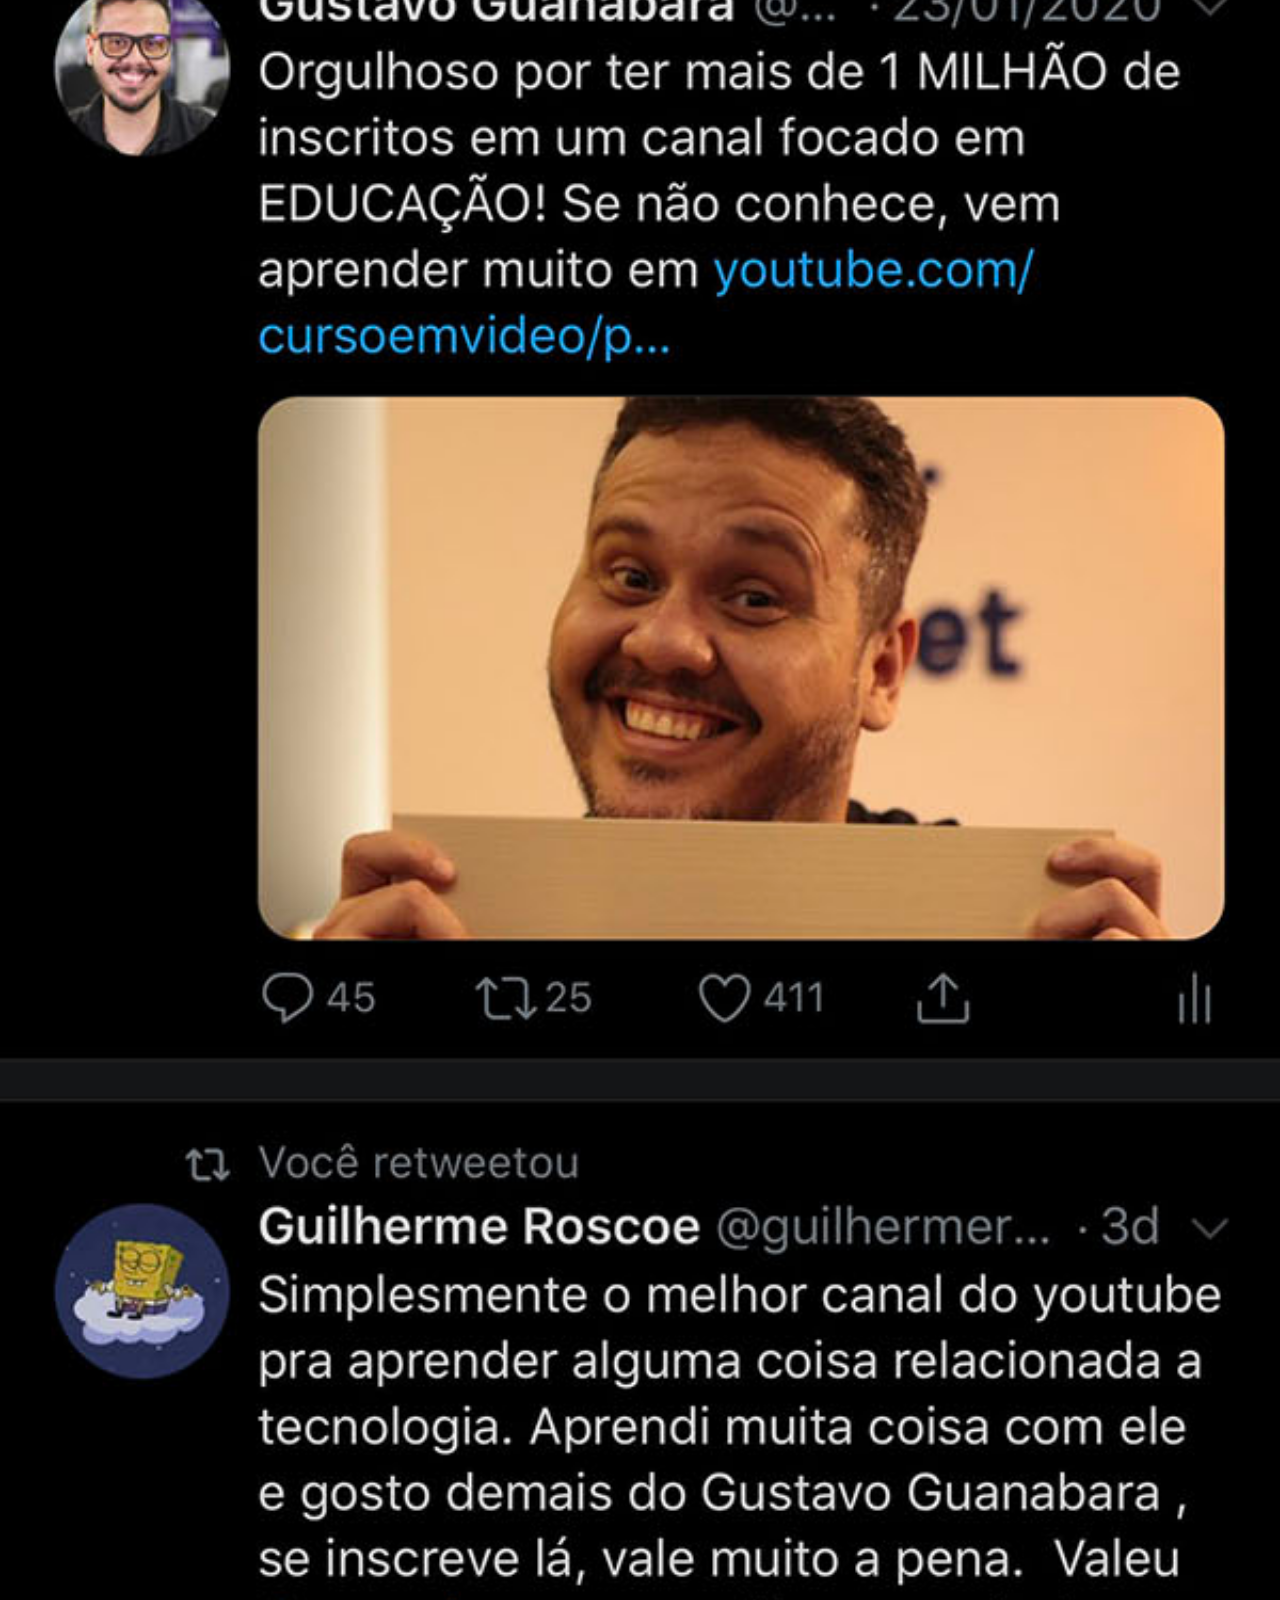
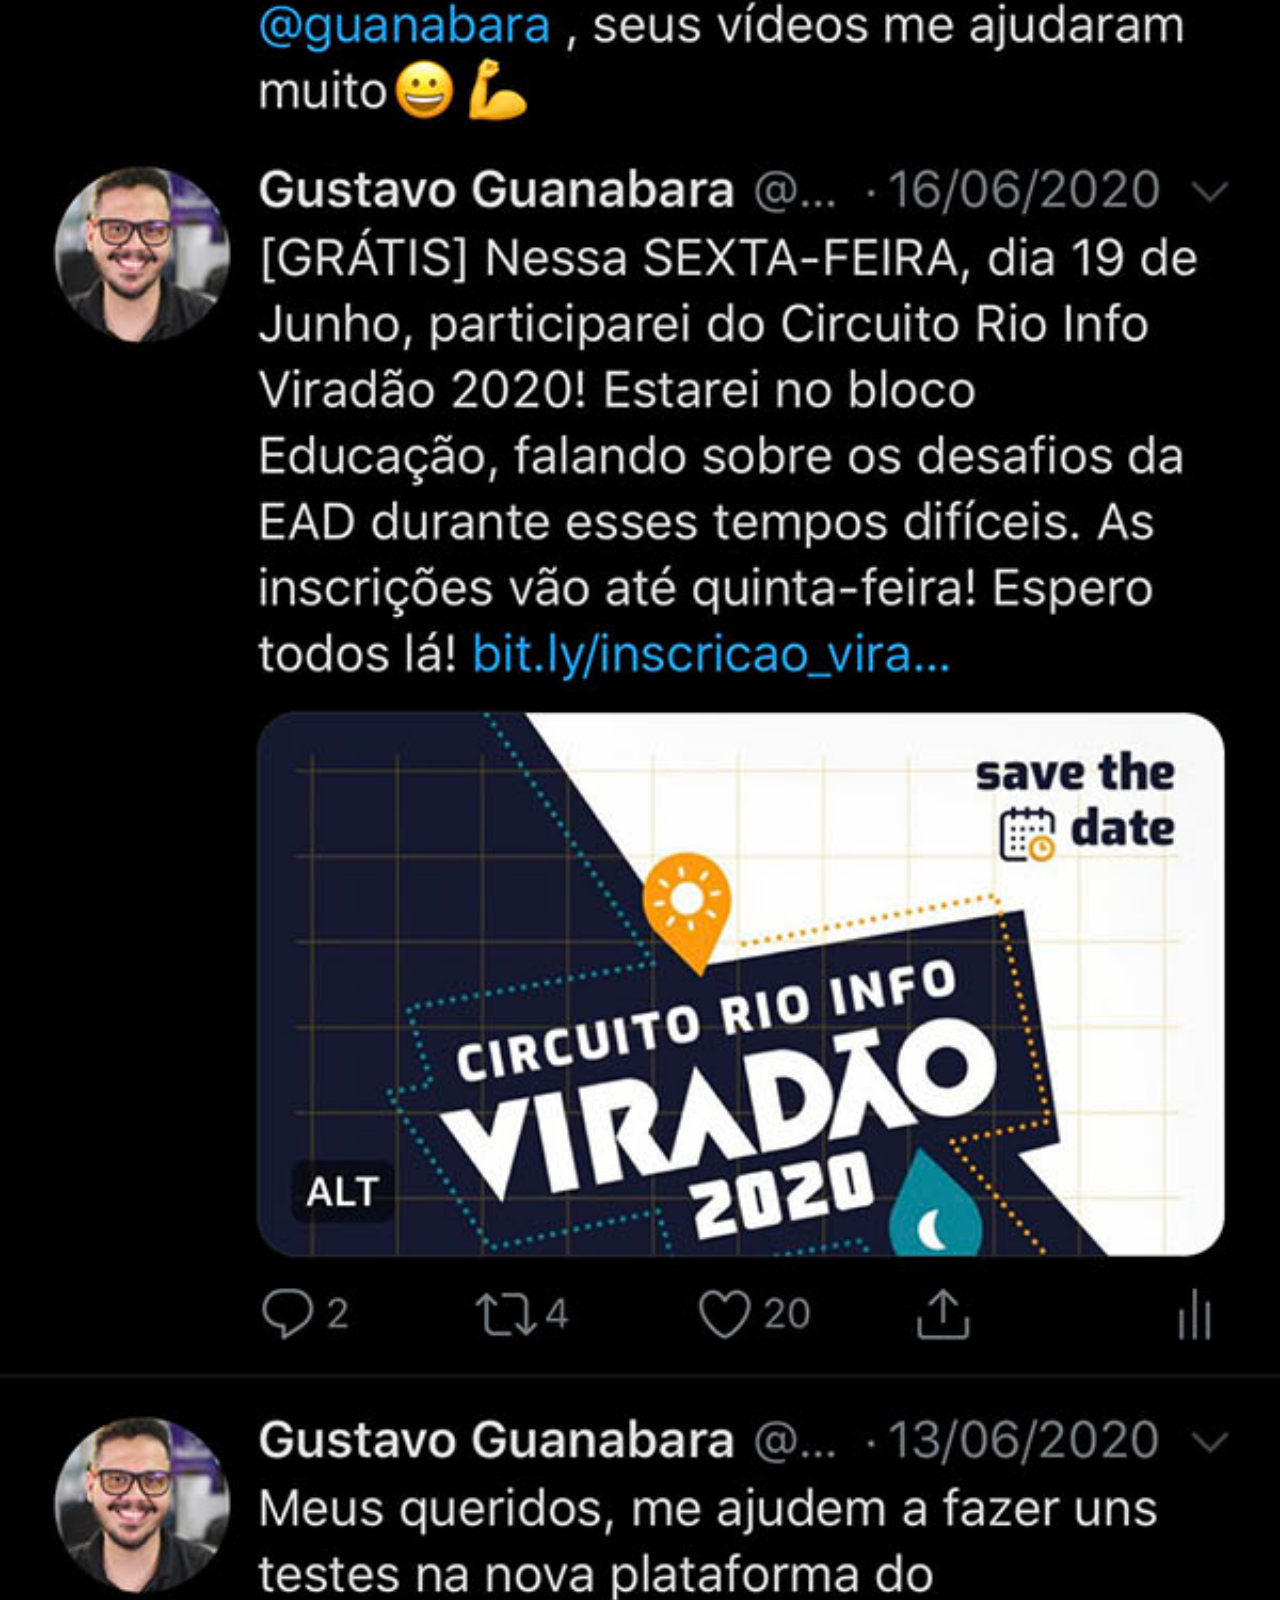
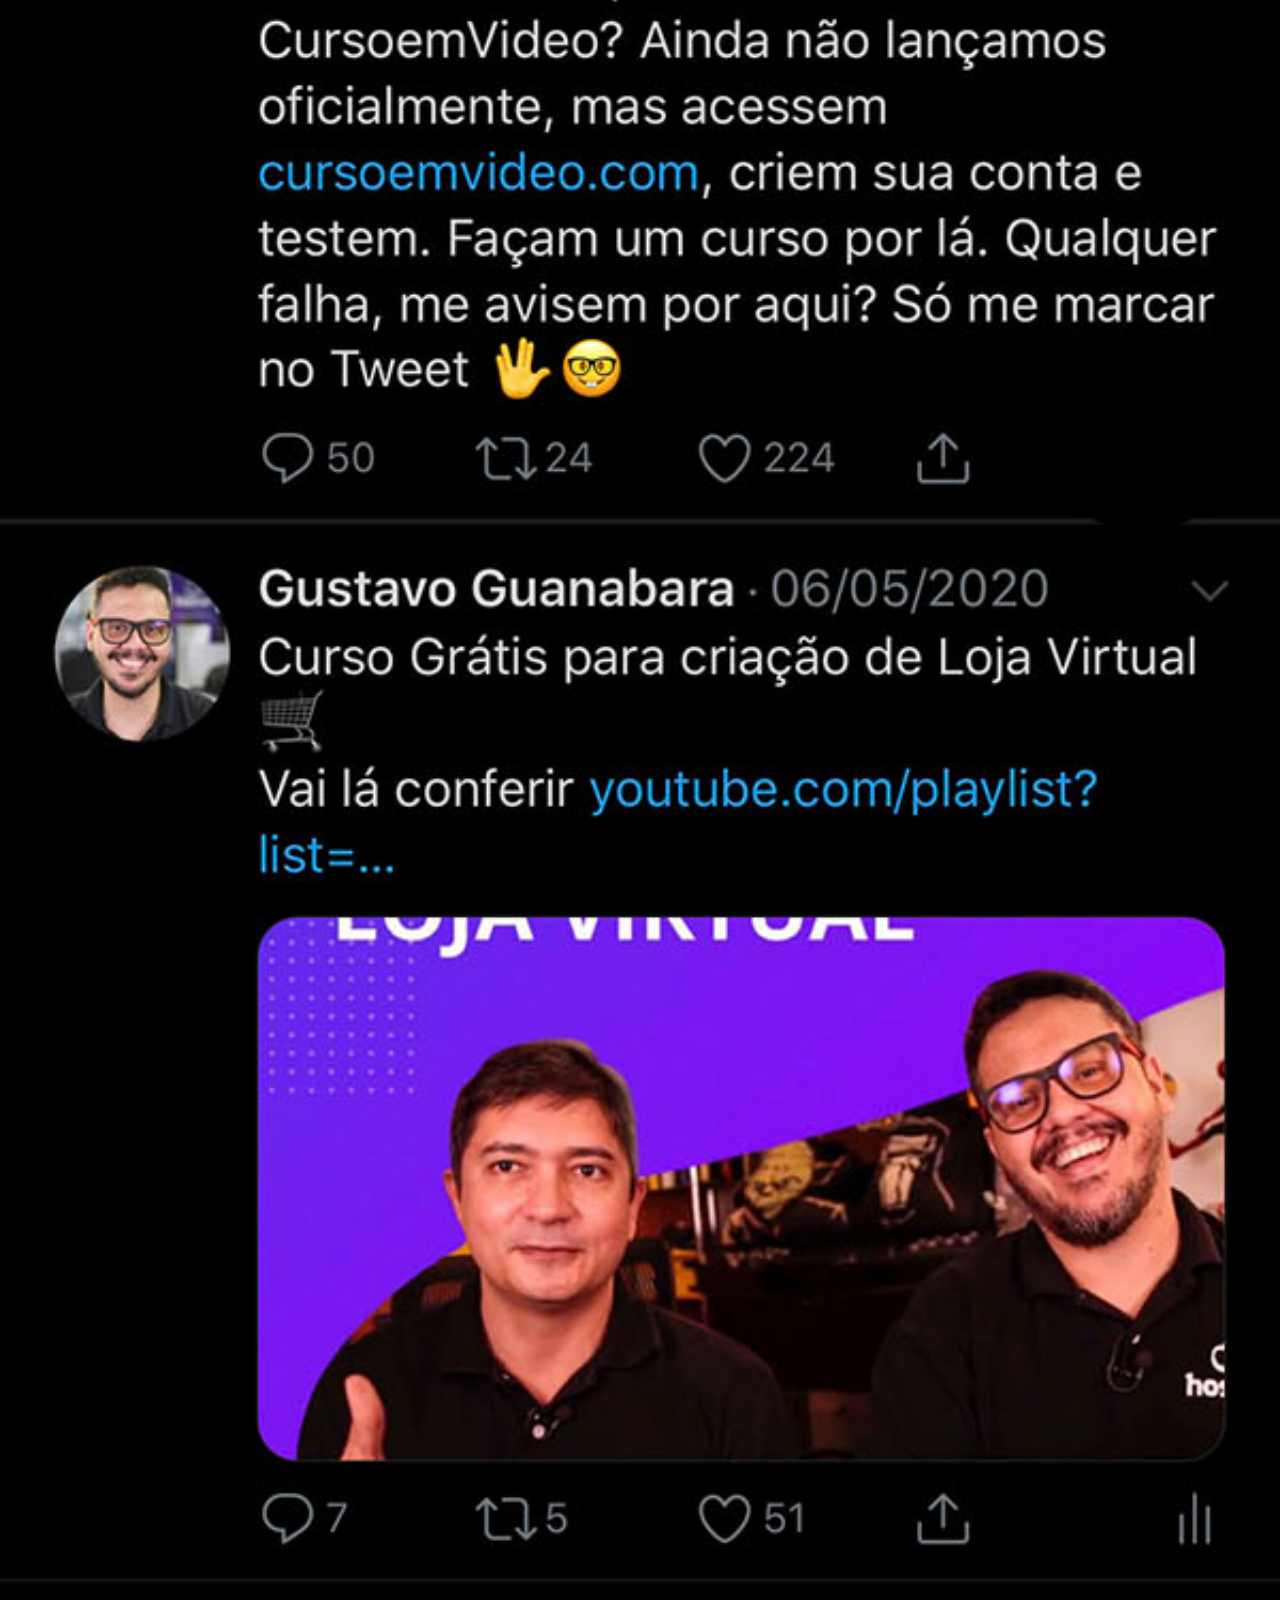
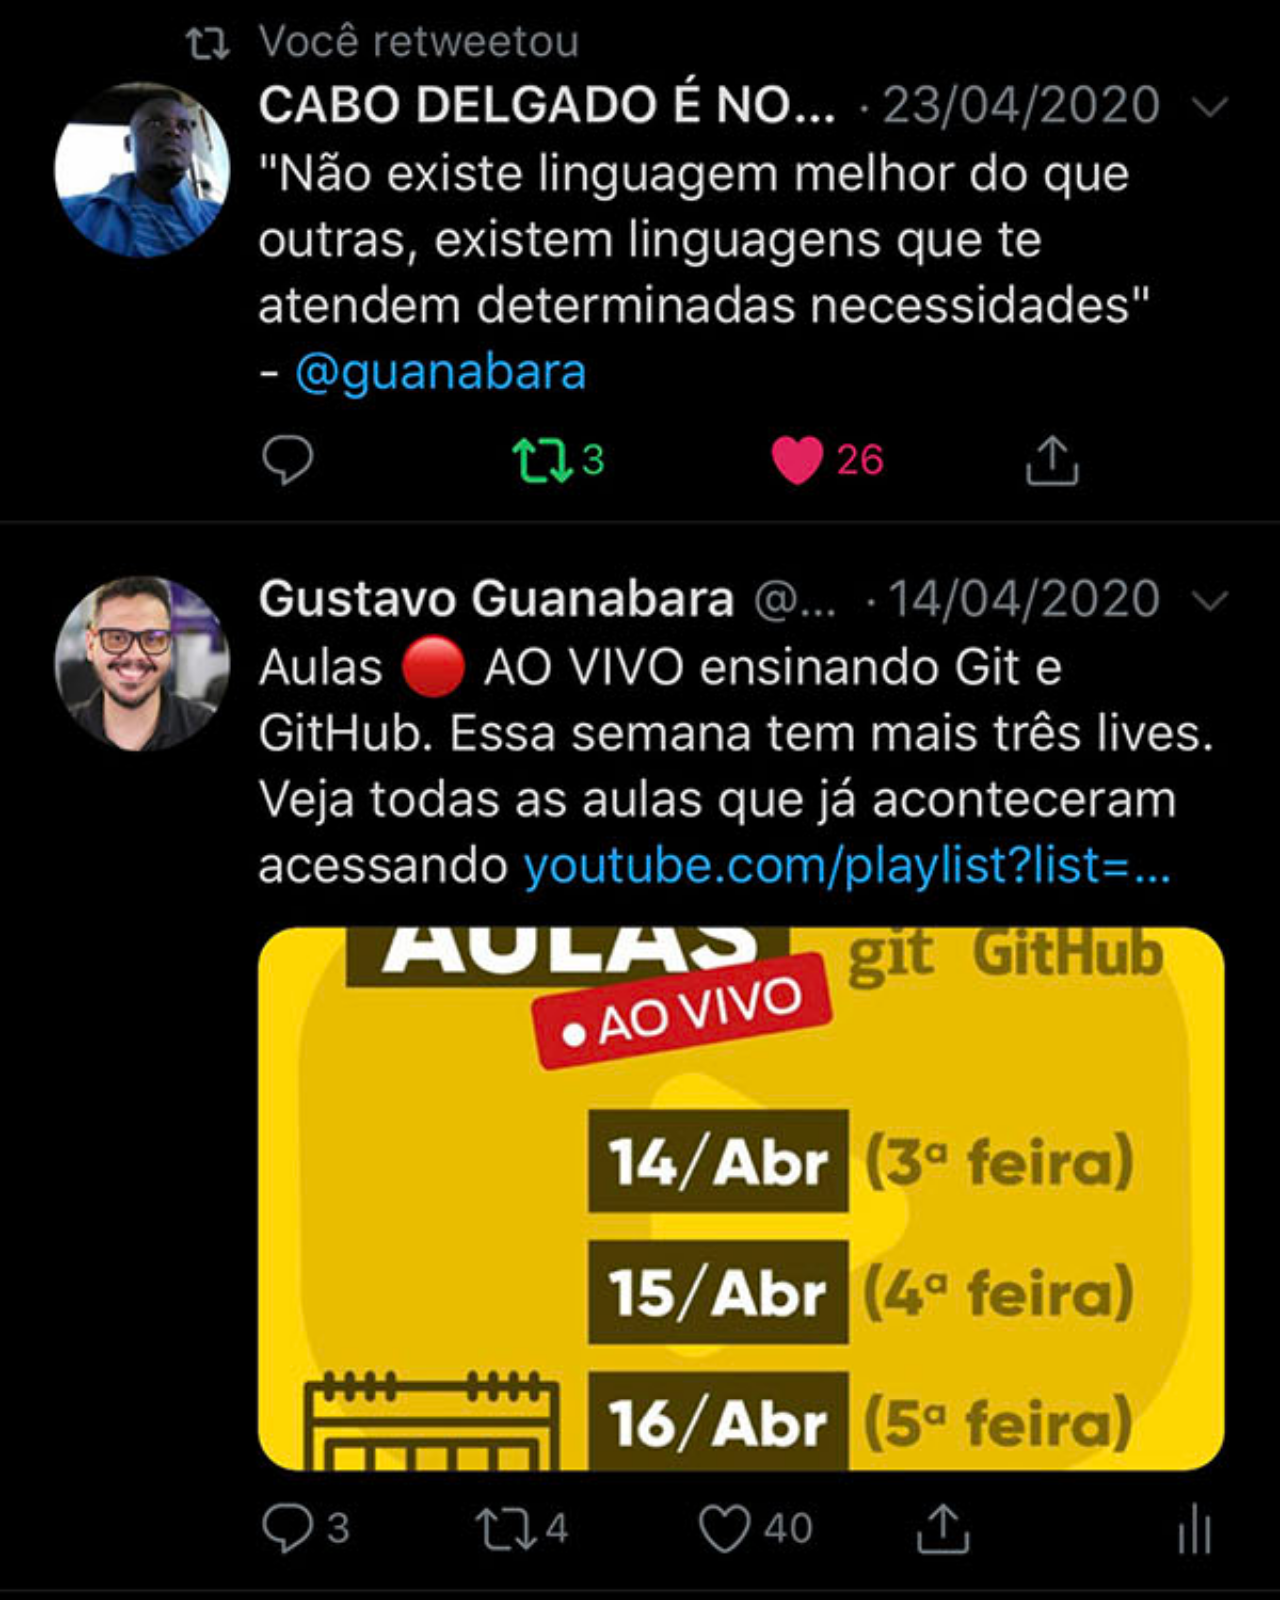
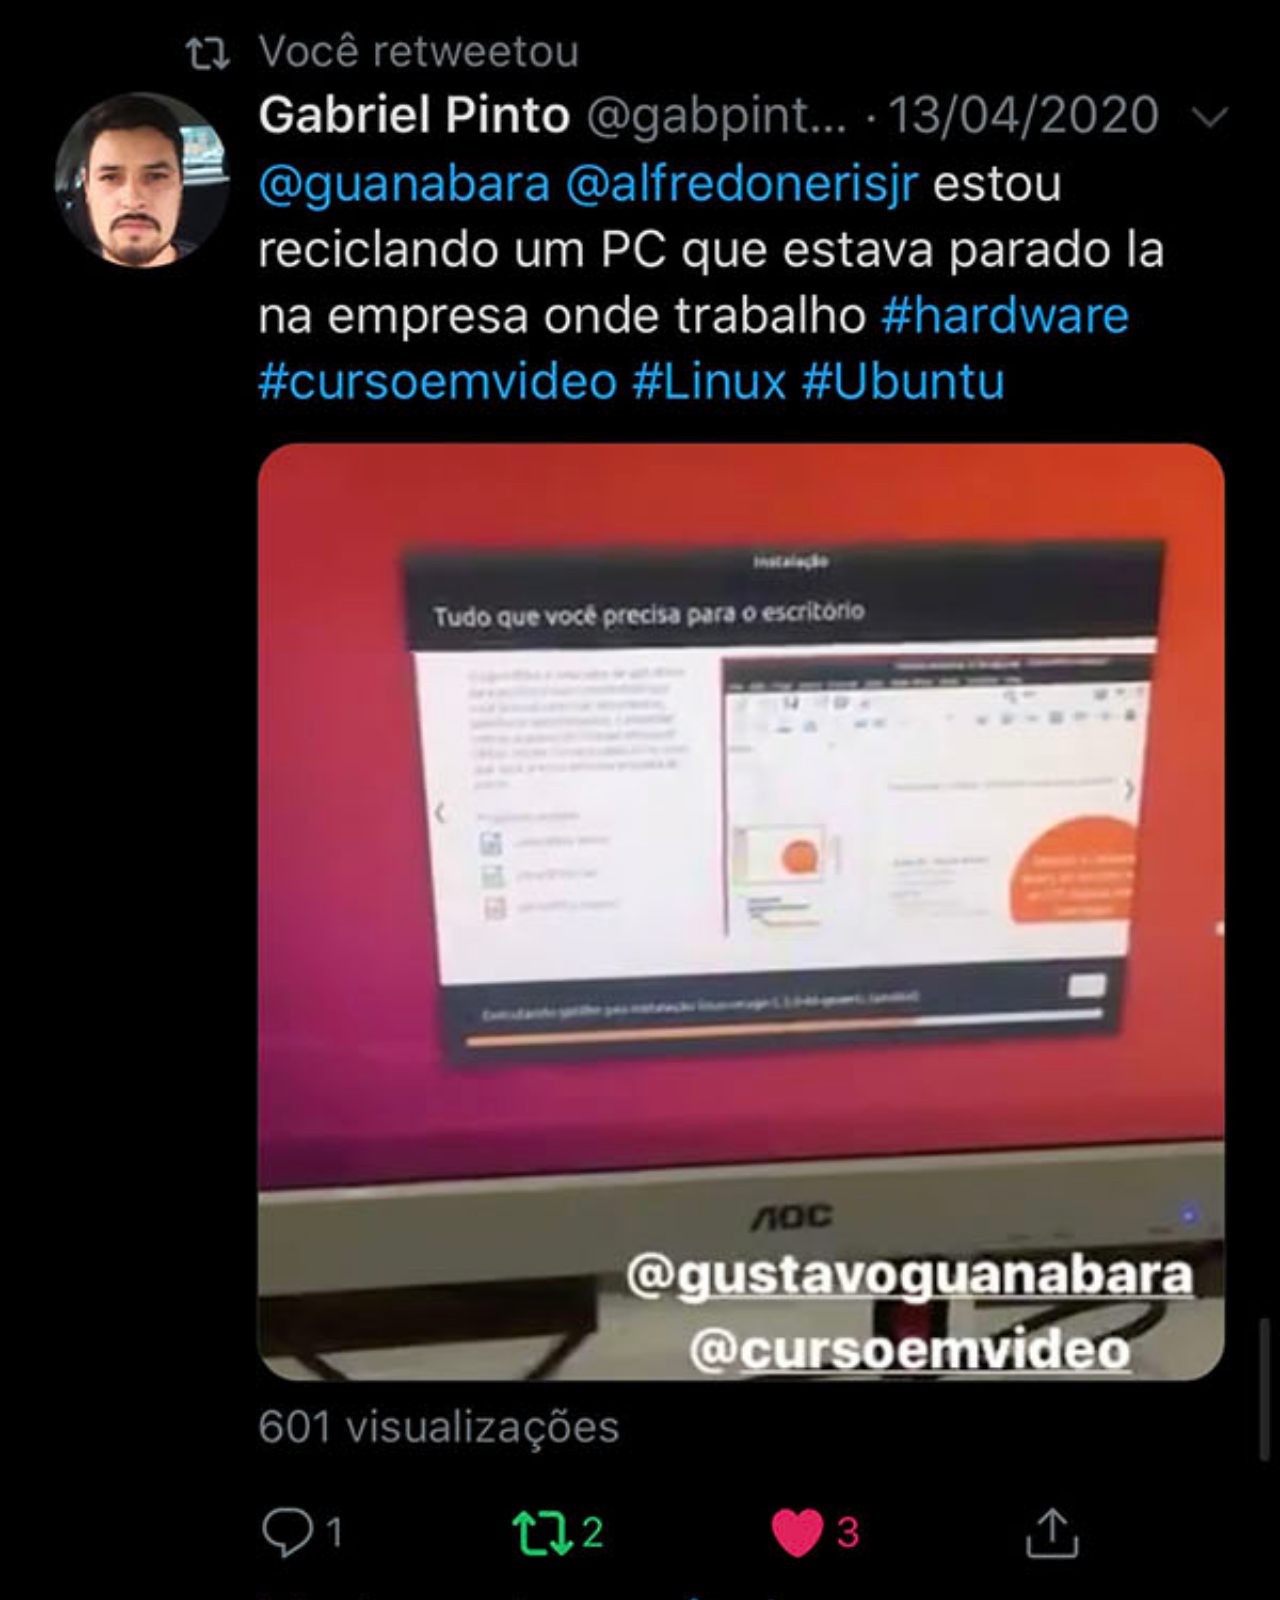
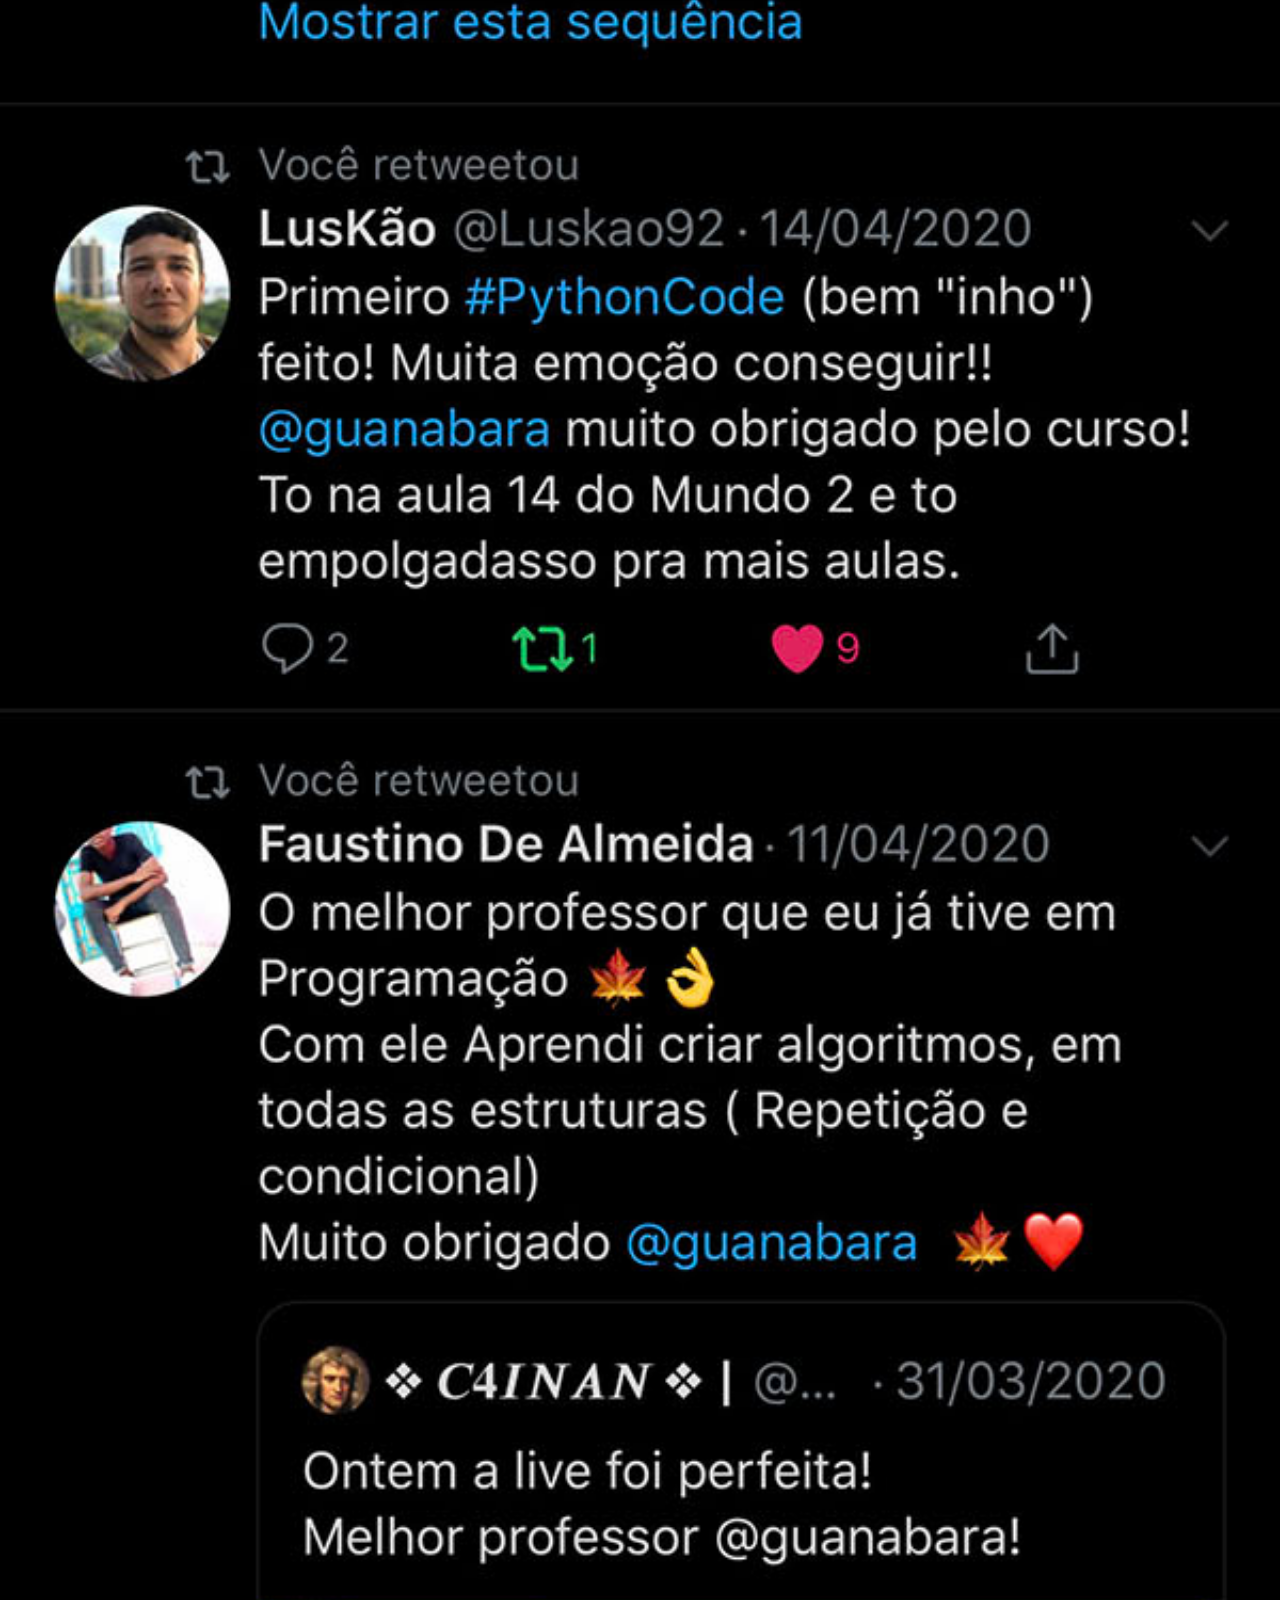
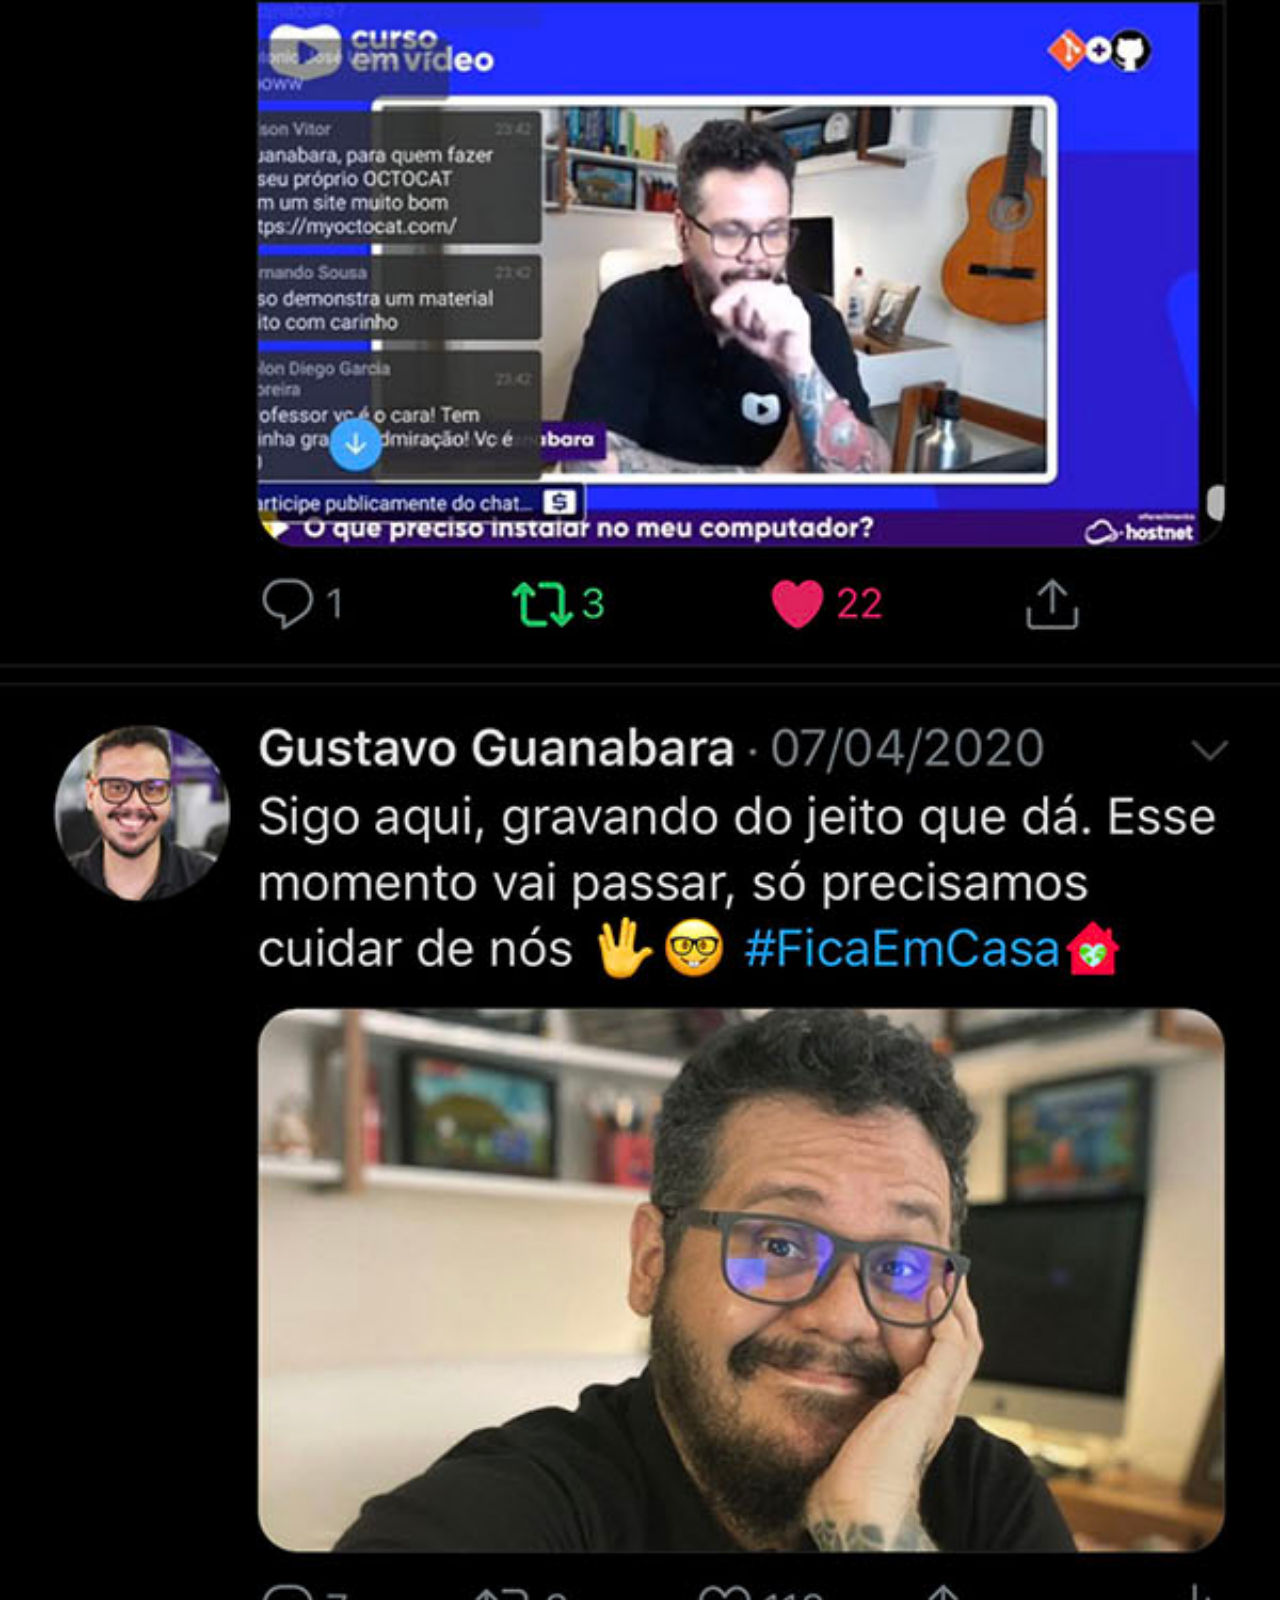
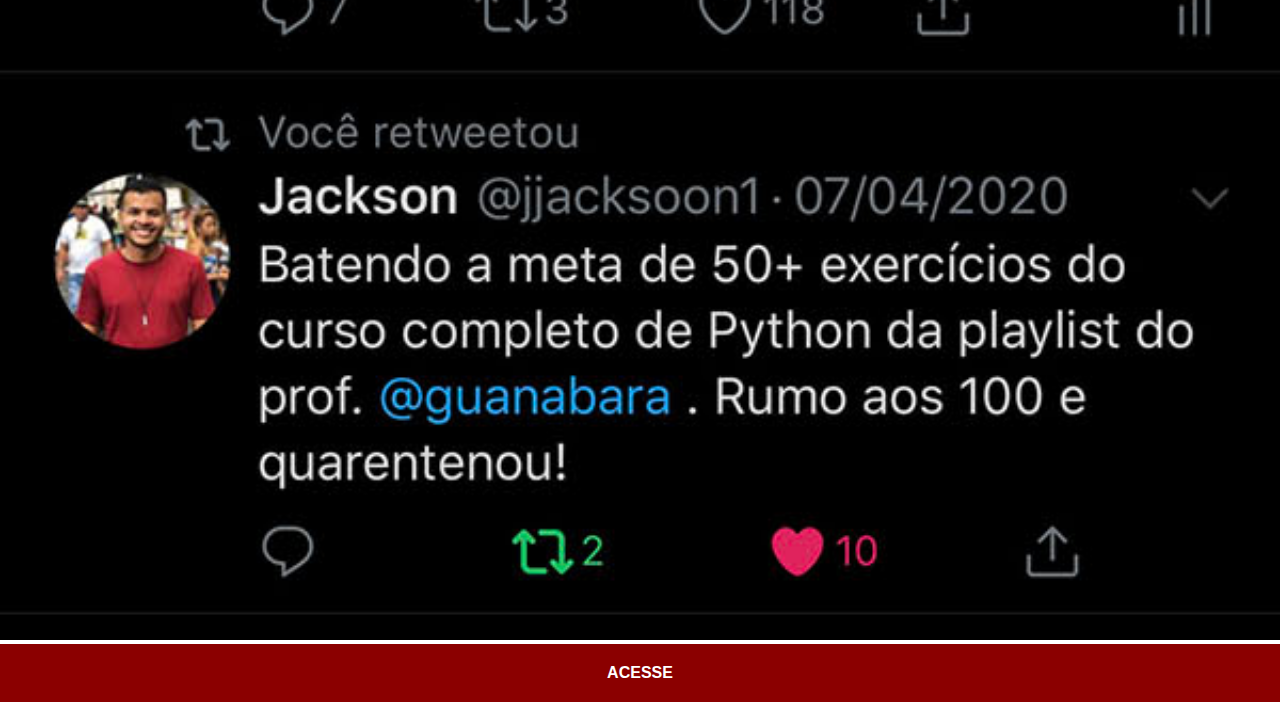
<file: twitter.html>
<!DOCTYPE html>
<html lang="pt-br">
<head>
    <meta charset="UTF-8">
    <meta name="viewport" content="width=device-width, initial-scale=1.0">
    <title>Youtube</title>
    <link rel="stylesheet" href="estilos/social.css">
</head>
<body>
    <img src="imagens/tela-twitter.jpg" alt="Twitter">
    <a href="https://twitter.com/guanabara" target="_blank">ACESSE</a>
</body>
</html>
</file>
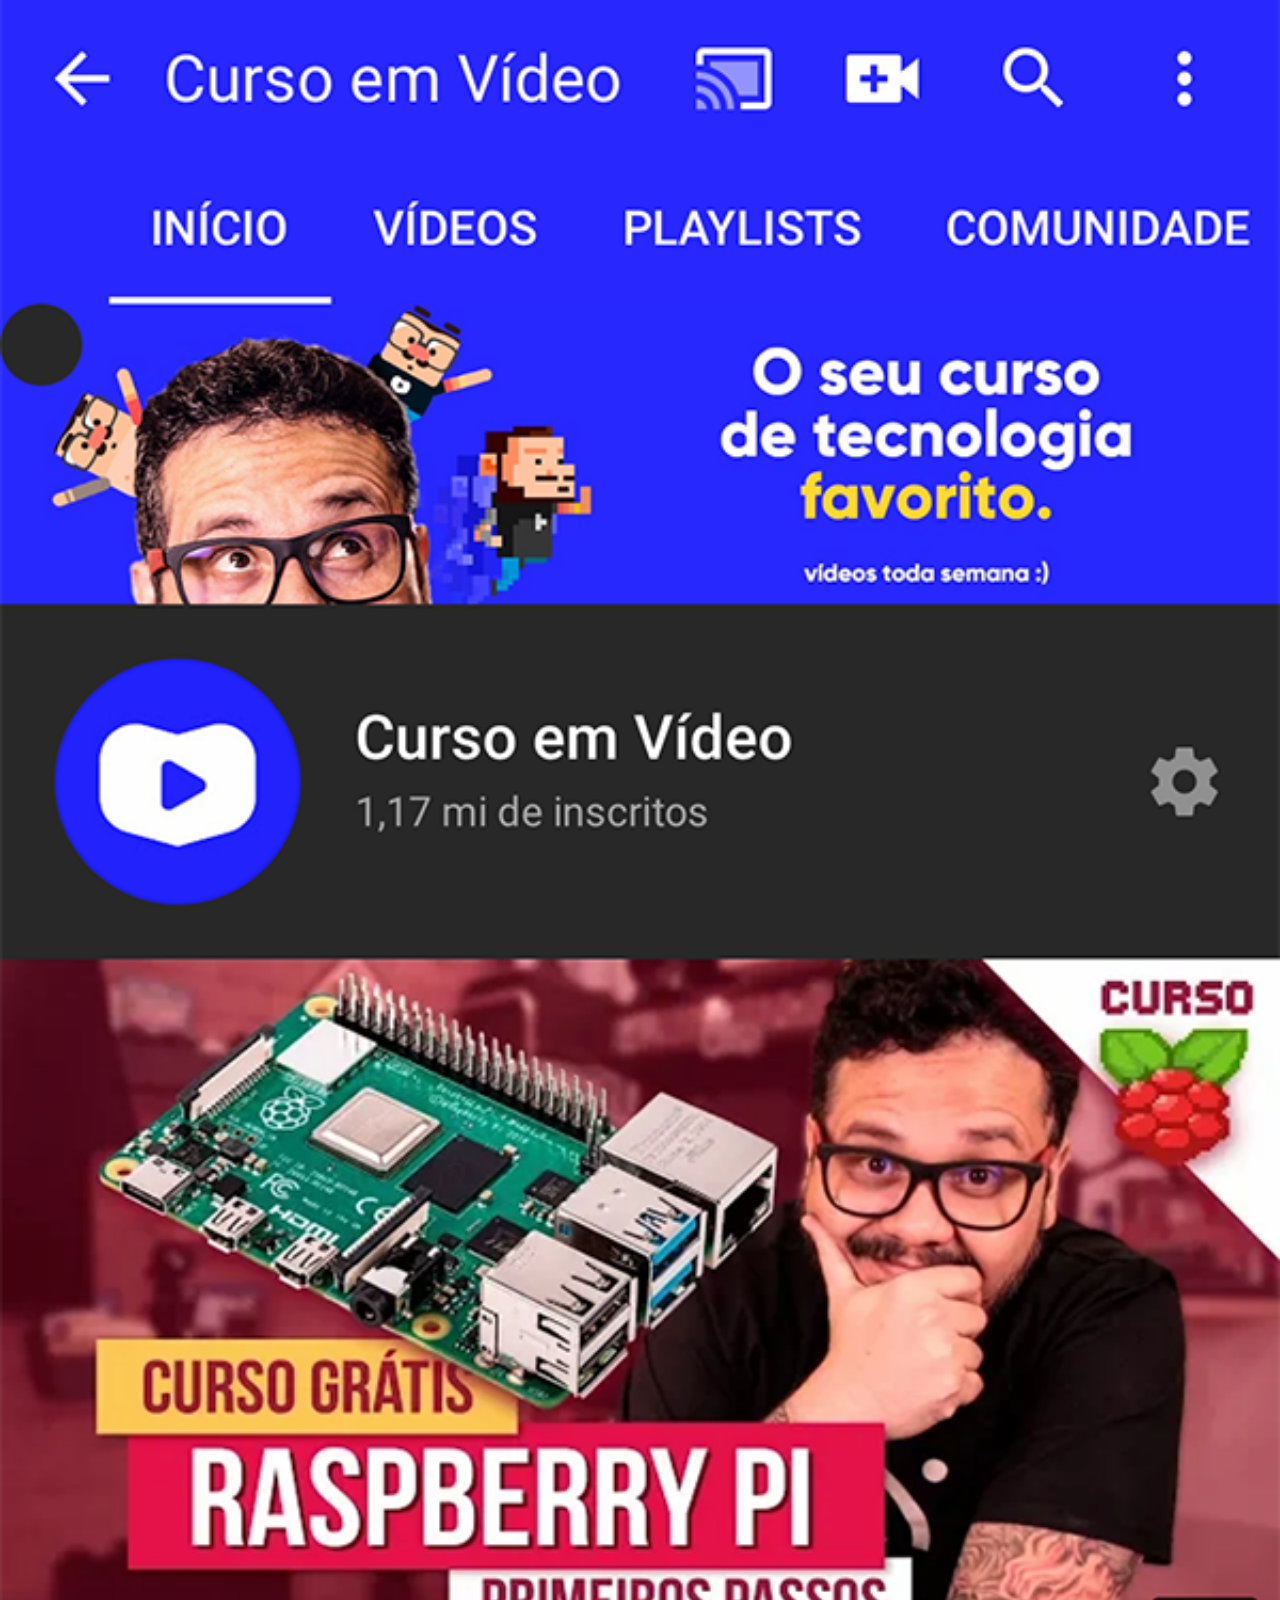
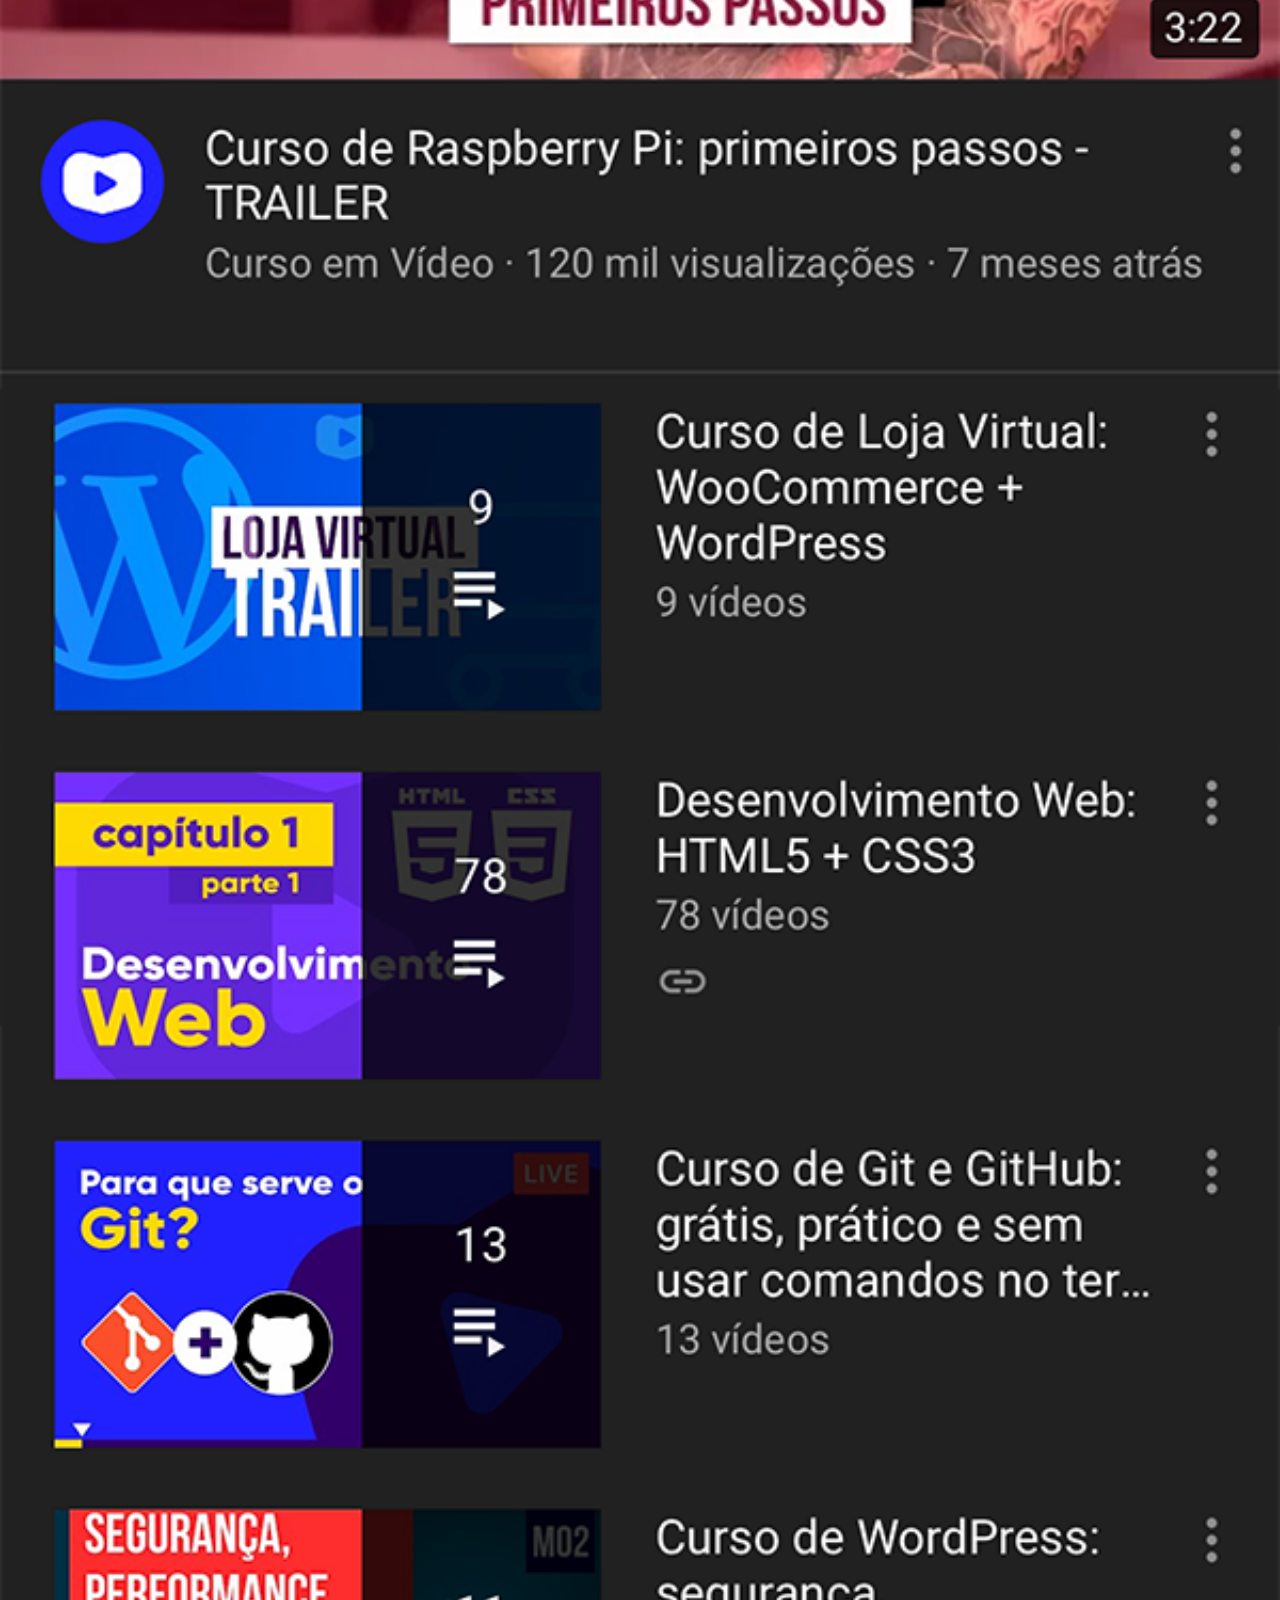
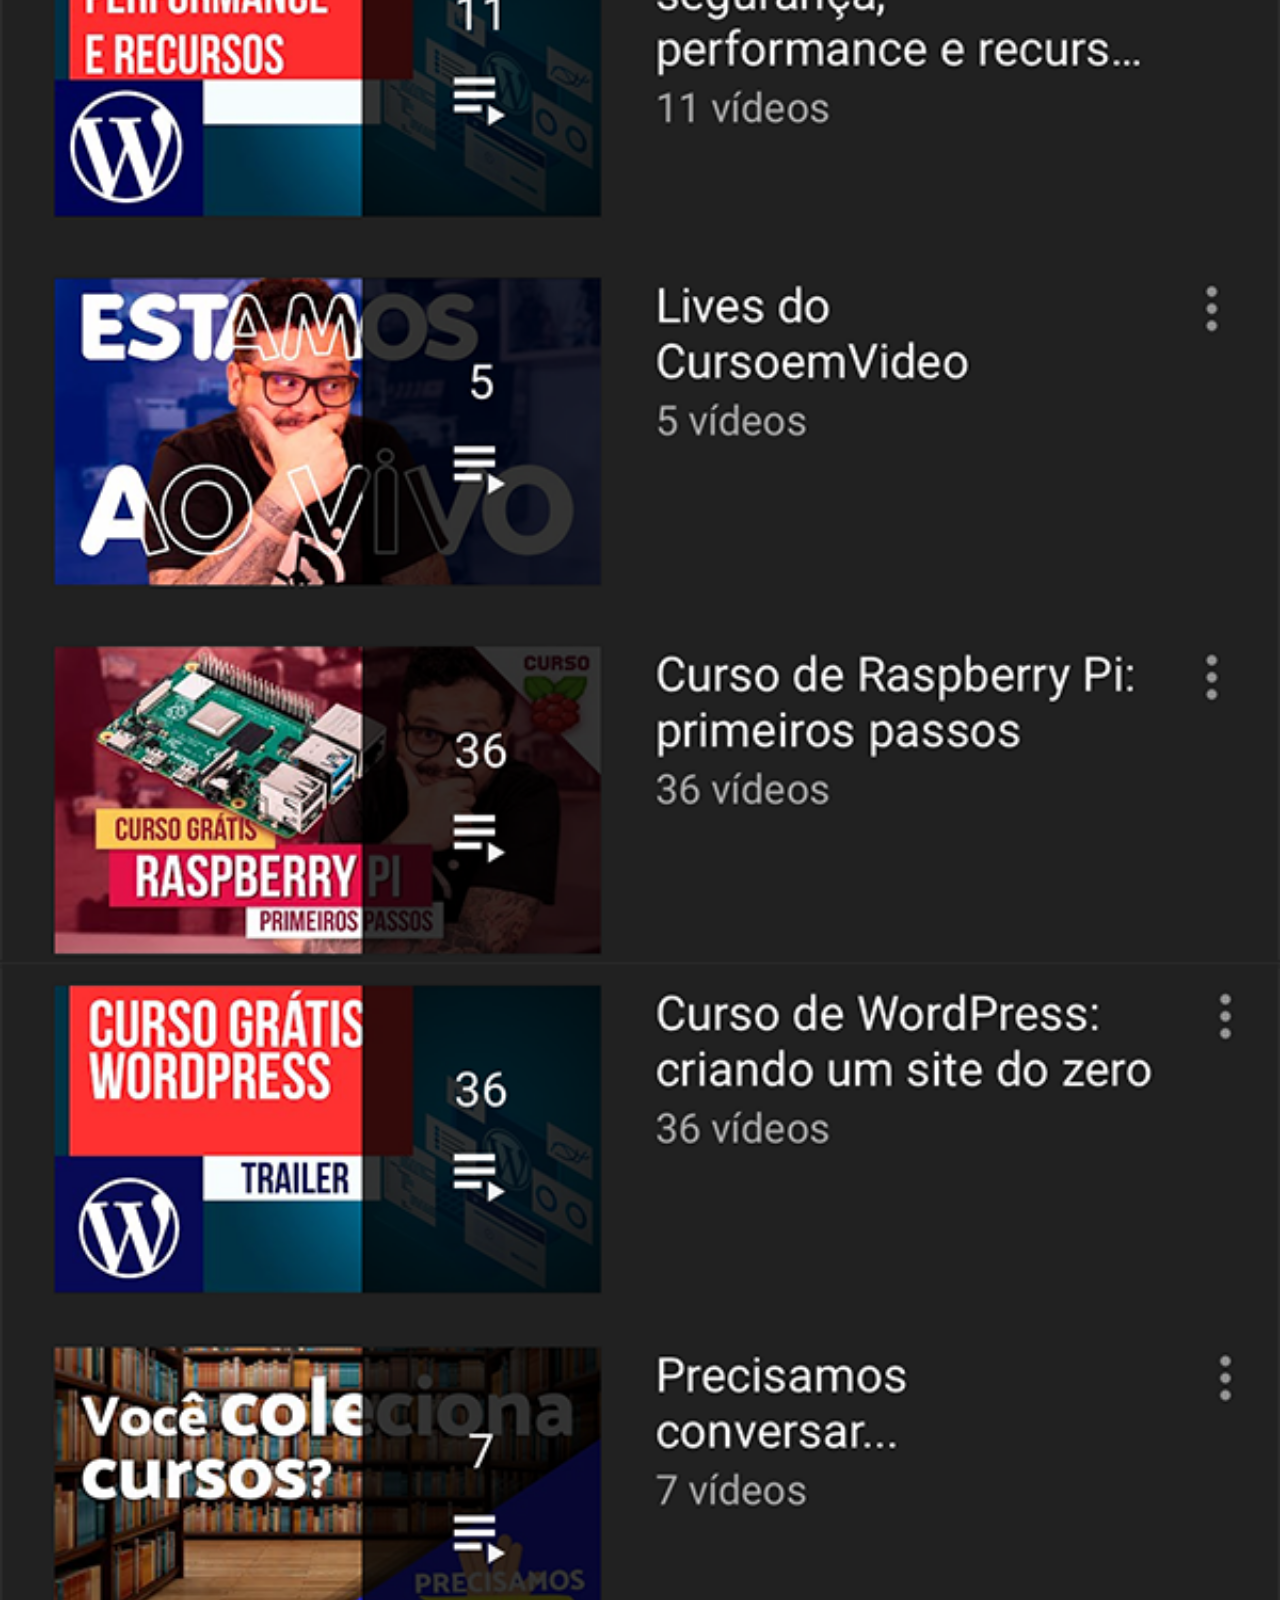
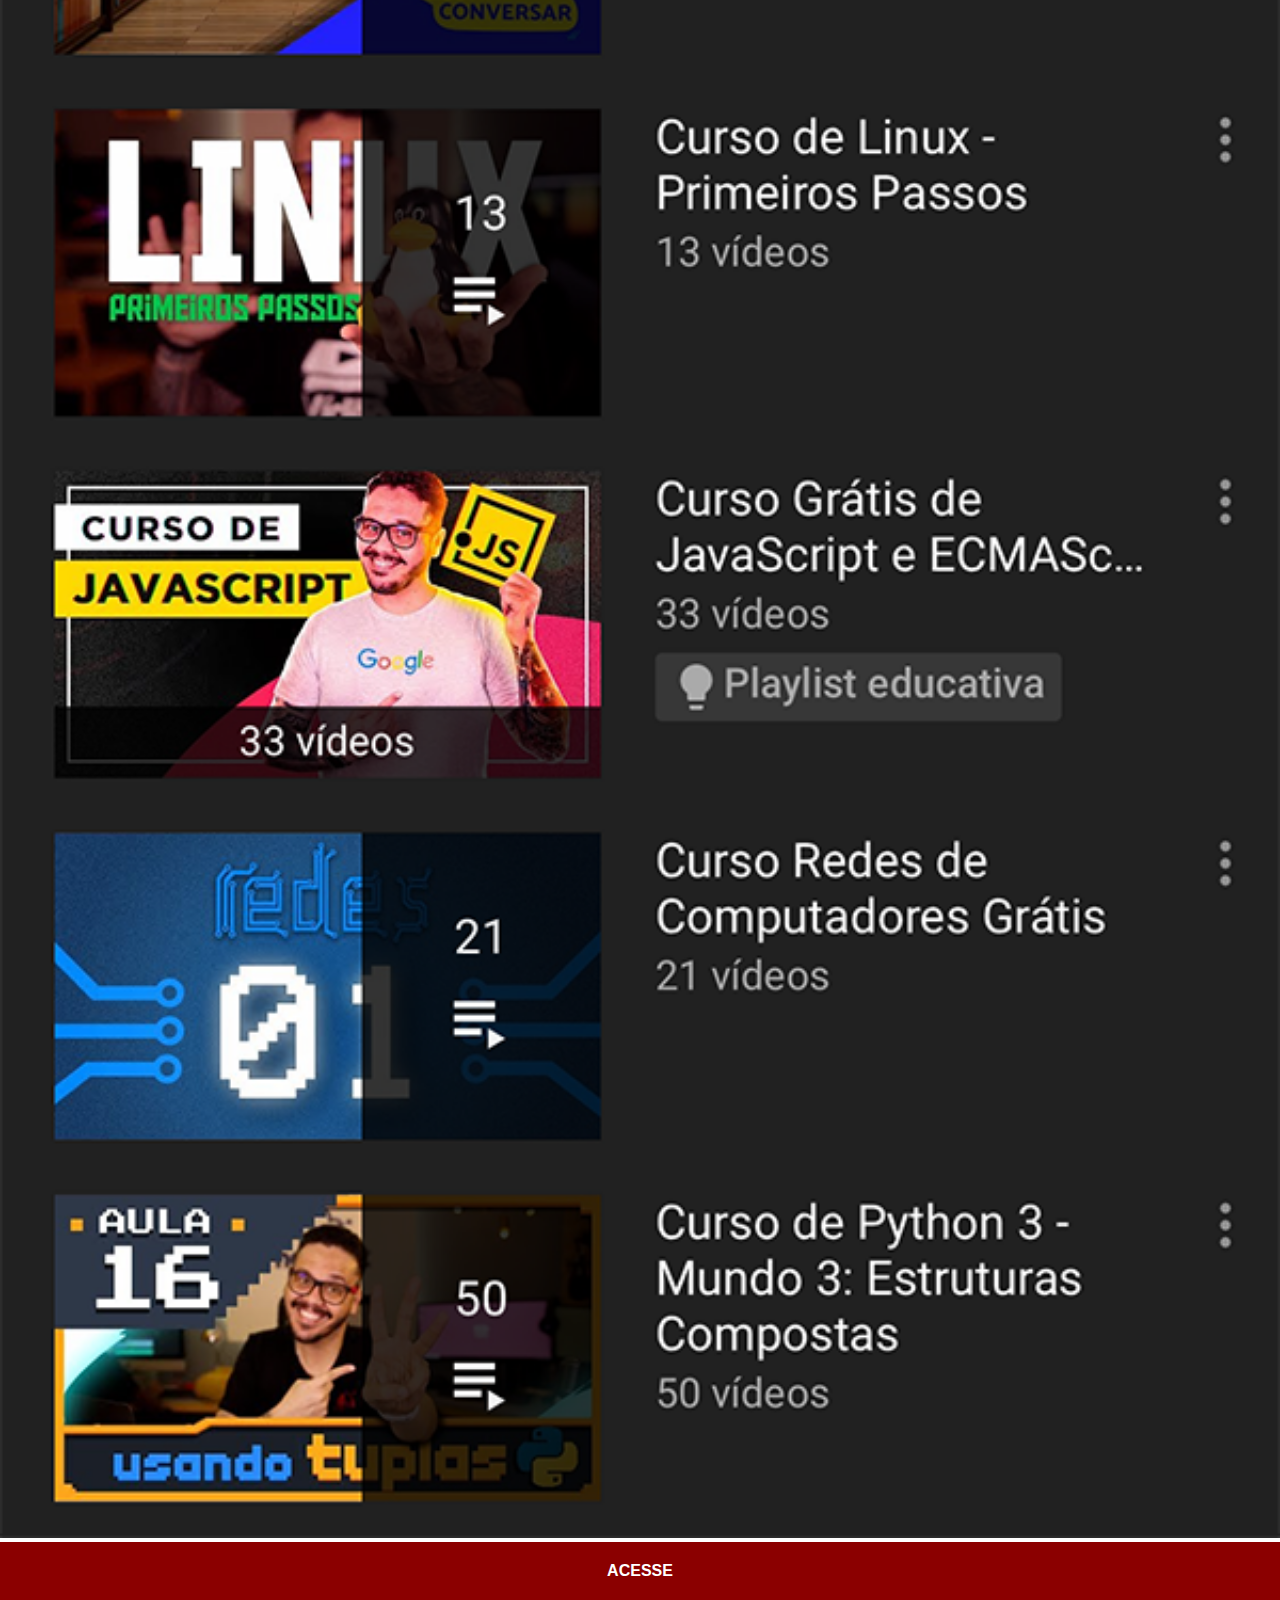
<file: youtube.html>
<!DOCTYPE html>
<html lang="pt-br">
<head>
    <meta charset="UTF-8">
    <meta name="viewport" content="width=device-width, initial-scale=1.0">
    <title>Youtube</title>
    <link rel="stylesheet" href="estilos/social.css">
</head>
<body>
    <img src="imagens/tela-youtube.png" alt="Youtube">
    <a href="https://www.youtube.com/@CursoemVideo/playlists" target="_blank">ACESSE</a>
</body>
</html>
</file>
<file: estilos/style.css>
@charset "UTF-8";

* {
    margin: 0px;
    padding: 0px;
    font-family: Arial, Helvetica, sans-serif;
}

html, body {
    height: 100vh;
    width: 100vw;
}

body {
    background: url('../imagens/fundo-madeira.jpg') no-repeat top center;
    background-size: cover;
    background-attachment: fixed;
}

main {
    position: relative;
    height: 100vh;
    
}

section#telefone {
    position: absolute;
    top: 50%;
    left: 50%;
    transform: translate(-50%,-50%);
    height: 627px;
    width: 311px;
    background: url('../imagens/frame-iphone.png');
    background-repeat: no-repeat;
}

iframe#tela {
    position: relative;
    top: 80px;
    left: 22px;
    width: 267px;
    height: 471px;
}

section#redes-sociais {
    text-align: right;
}

section#redes-sociais img{
    width: 50px;
    margin: 10px;
    border-radius: 50%;
    box-shadow: 2px 2px 5px rgba(0, 0, 0, 0.400);
    box-sizing: border-box;
}

section#redes-sociais img:hover {
    border: 2px solid rgba(255, 255, 255, 0.600);
    transform: translate(-3px, -3px);
    box-shadow: 5px 5px 10px rgba(0, 0, 0, 0.600);
    transition: transform 0.3s, border 1s;
}
</file>
<file: estilos/social.css>
@charset "UTF-8";

* {
    margin: 0px;
    padding: 0px;
    font-family: Arial, Helvetica, sans-serif;
}

::-webkit-scrollbar {
    width: 0px;
    height: 0px;
}

img {
    width: 100vw;
}

a {
    display: block;
    background-color: darkred;
    color: white;
    padding: 20px;
    text-align: center;
    font-weight: bold;
    text-decoration: none;
}

a:hover {
    background-color: red;
}
</file>
